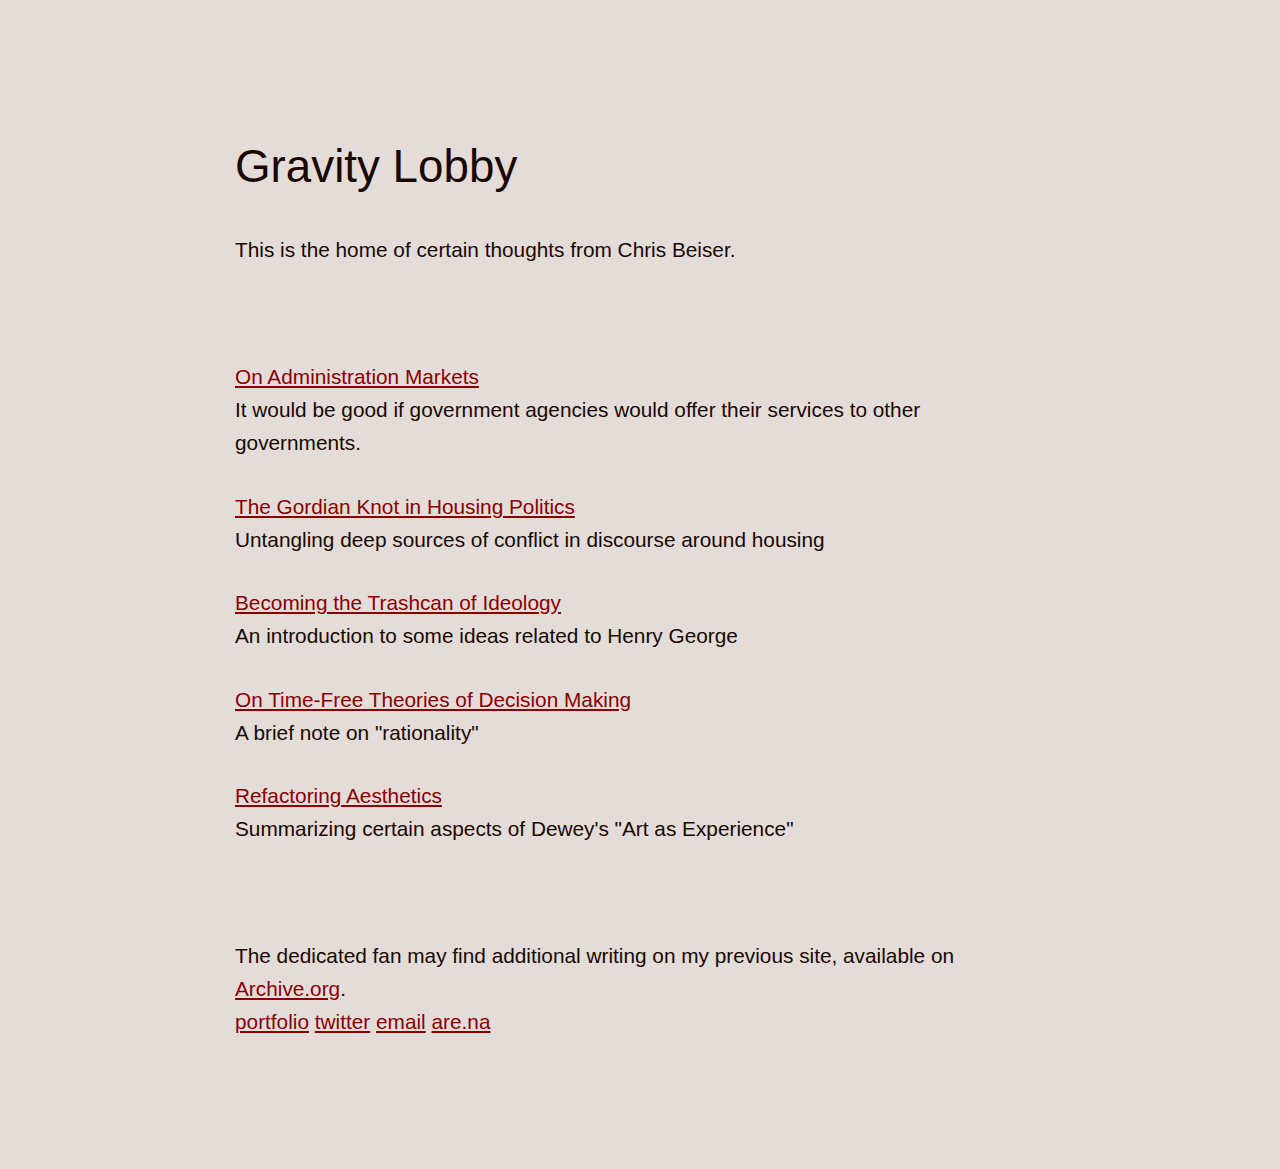
<file: index.html>
<html>
<head>
    <meta charset="utf-8">
    <title>Welcome to my personal website!</title>
    <link href="reset.css" rel="stylesheet" type="text/css">
    <link href="//cloud.webtype.com/css/16fc21a3-84ad-48a4-b2ab-80991b0393a0.css" rel="stylesheet" type="text/css" />
</head>
<body>
    <h1>Gravity Lobby</h1>
    <p>This is the home of certain thoughts from Chris Beiser.</p>
    <br/>

    <p><a href="/administrationmarkets.html">On Administration Markets</a><br/>It would be good if government agencies would offer their services to other governments.</p>
    <p><a href="/knot.html">The Gordian Knot in Housing Politics</a><br/>Untangling deep sources of conflict in discourse around housing</p>
    <p><a href="/trashcan.html">Becoming the Trashcan of Ideology</a><br/>An introduction to some ideas related to Henry George</p>
    <p><a href="/decisions.html">On Time-Free Theories of Decision Making</a><br/>A brief note on "rationality"</p>
    <p><a href="/dewey.html">Refactoring Aesthetics</a><br/>Summarizing certain aspects of Dewey's "Art as Experience"</p>

    <br/>
    <p>The dedicated fan may find additional writing on my previous site, available on <a href="https://web.archive.org/web/20171213040952/http://cbeiser.me/">Archive.org</a>.
    <br/>
      <a href="http://whydontyoulove.me">portfolio</a>
      <a href="https://www.twitter.com/ctbeiser">twitter</a>
      <a href="mailto:ctbeiser@gmail.com">email</a>
      <a href="http://are.na/chris-beiser">are.na</a>

</body>
</html>
</file>
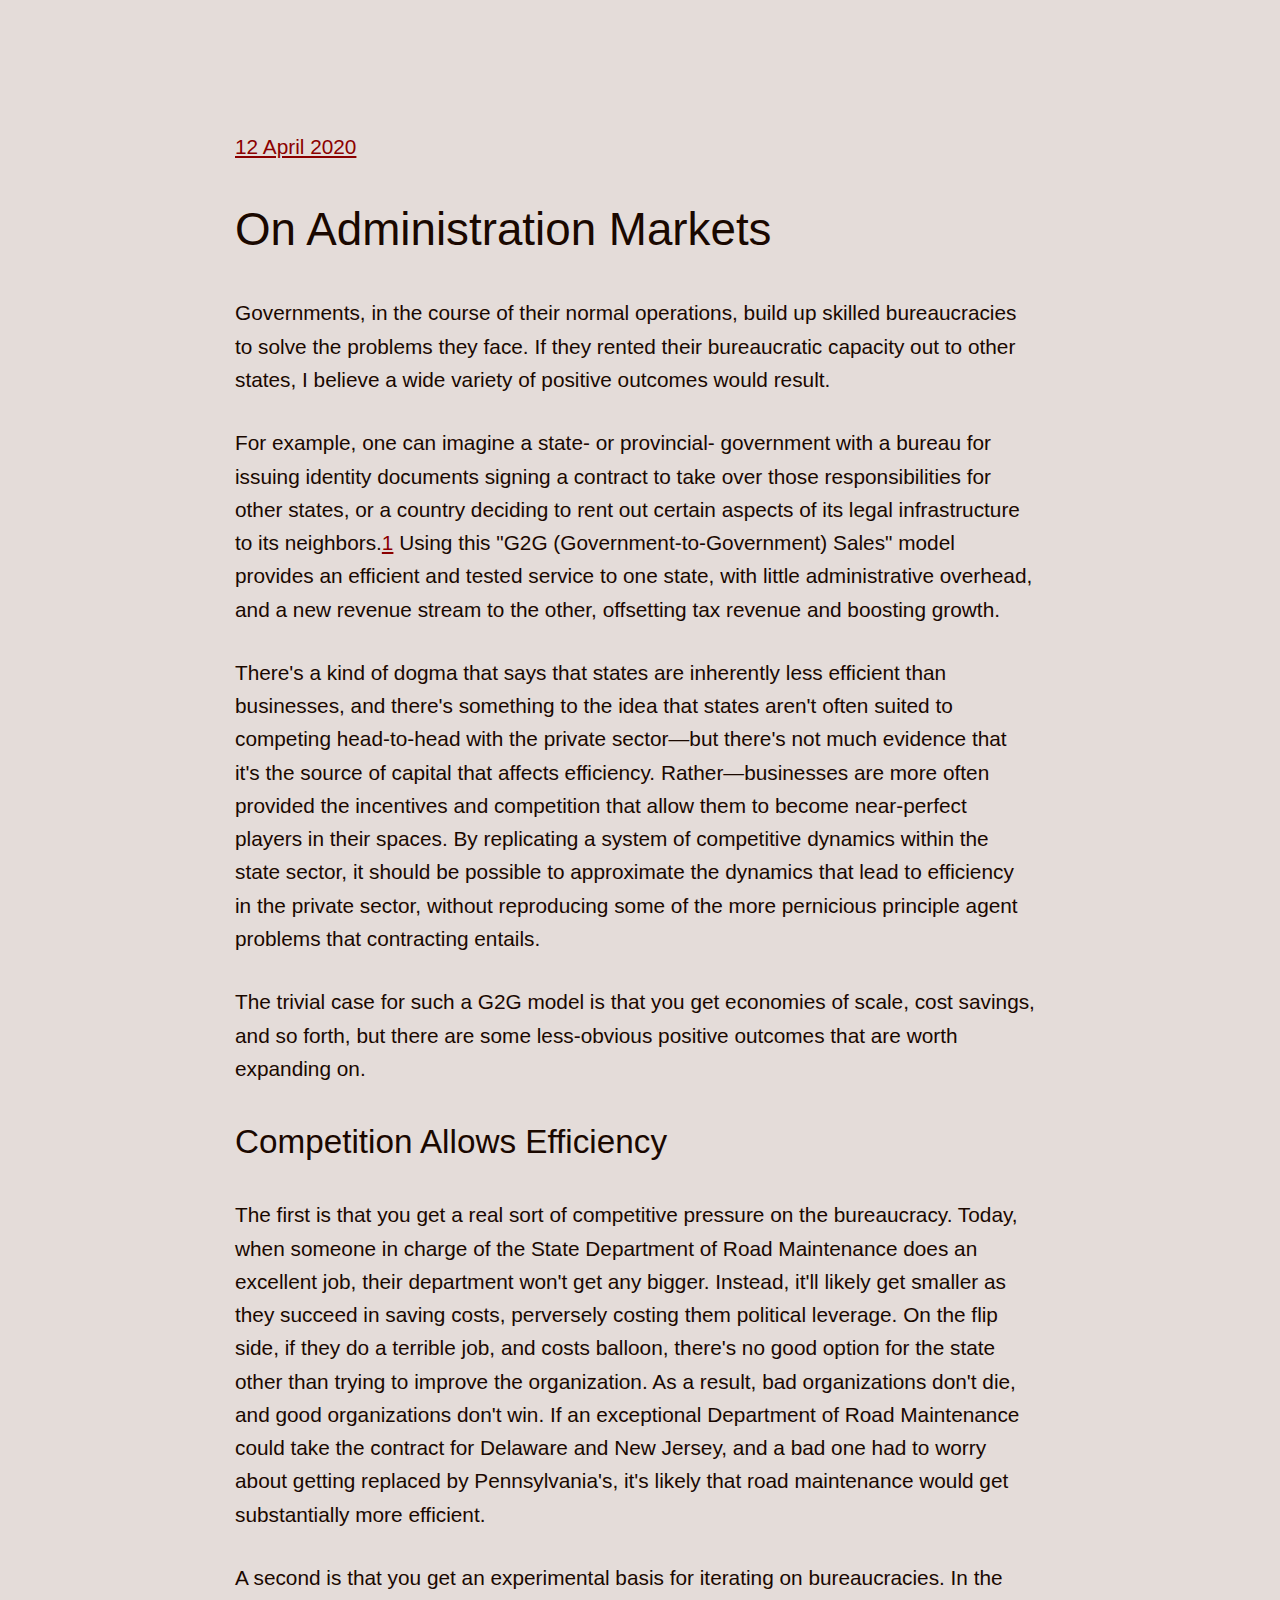
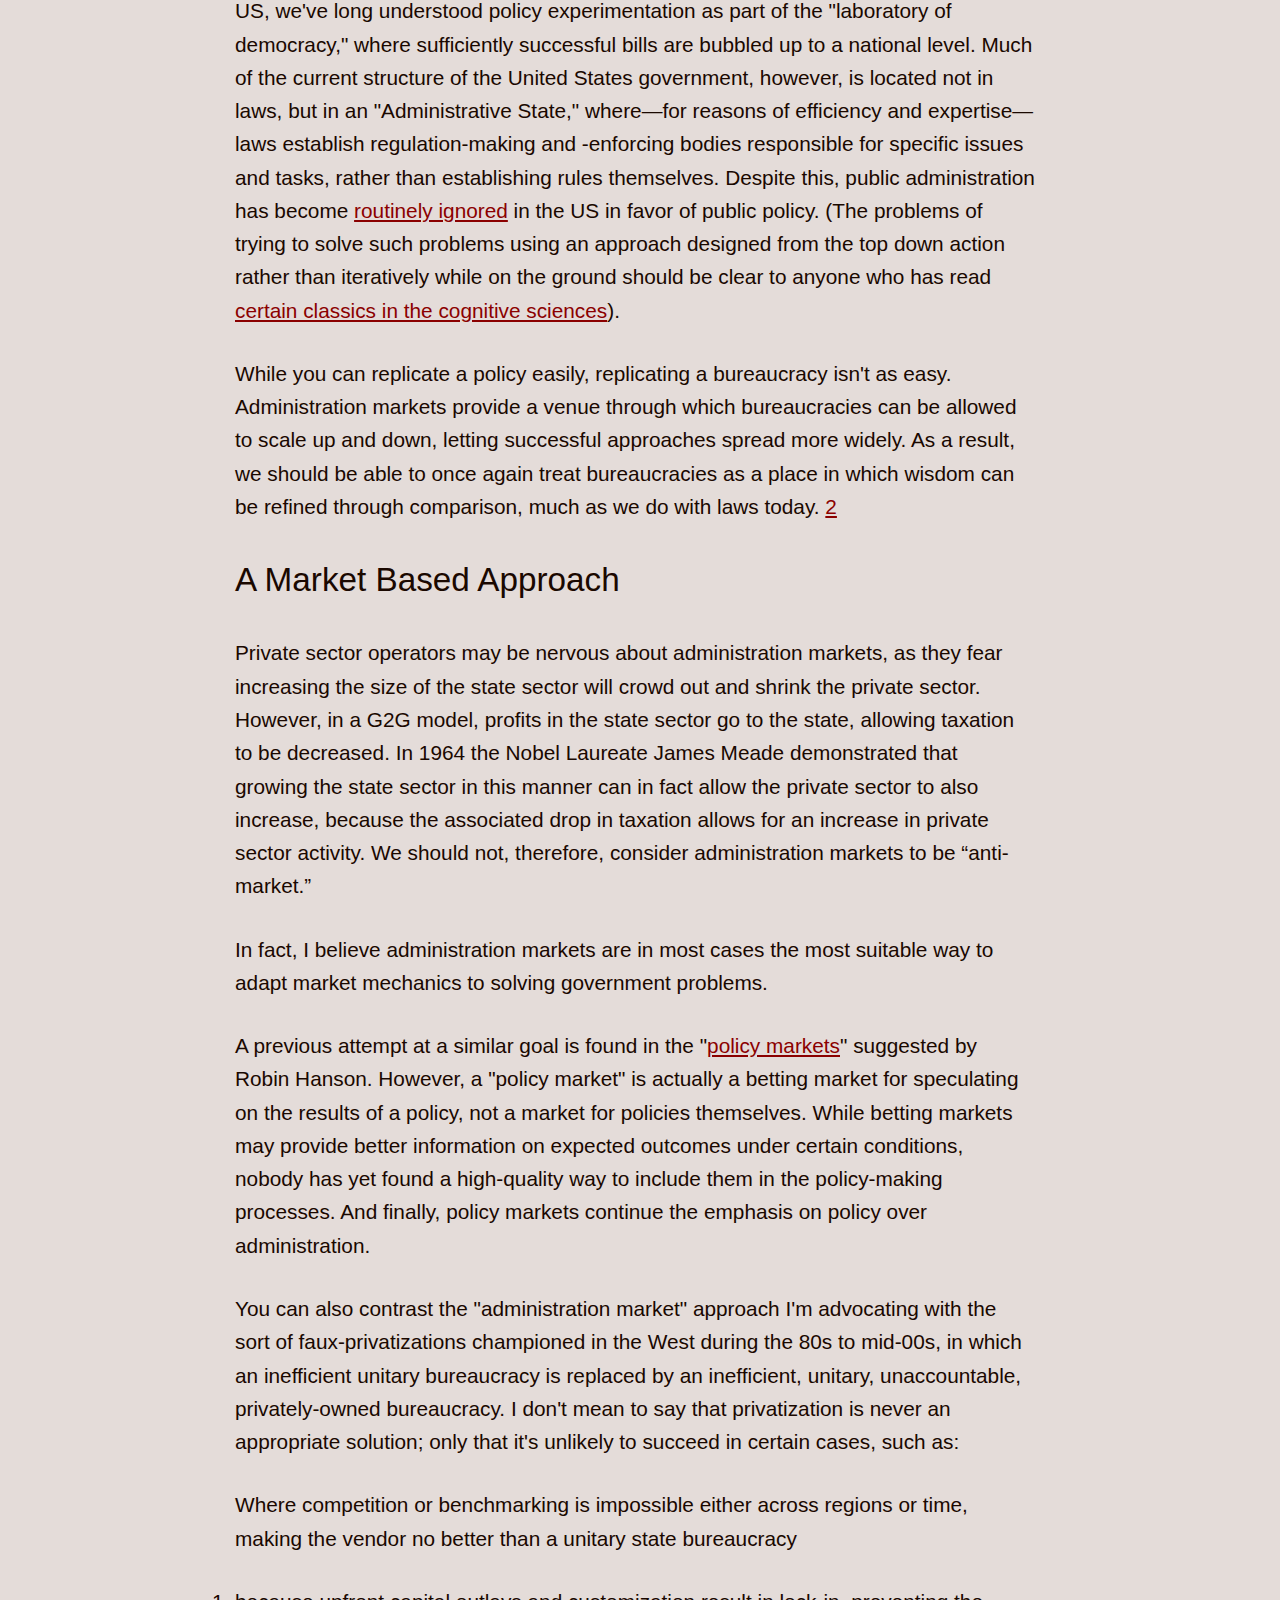
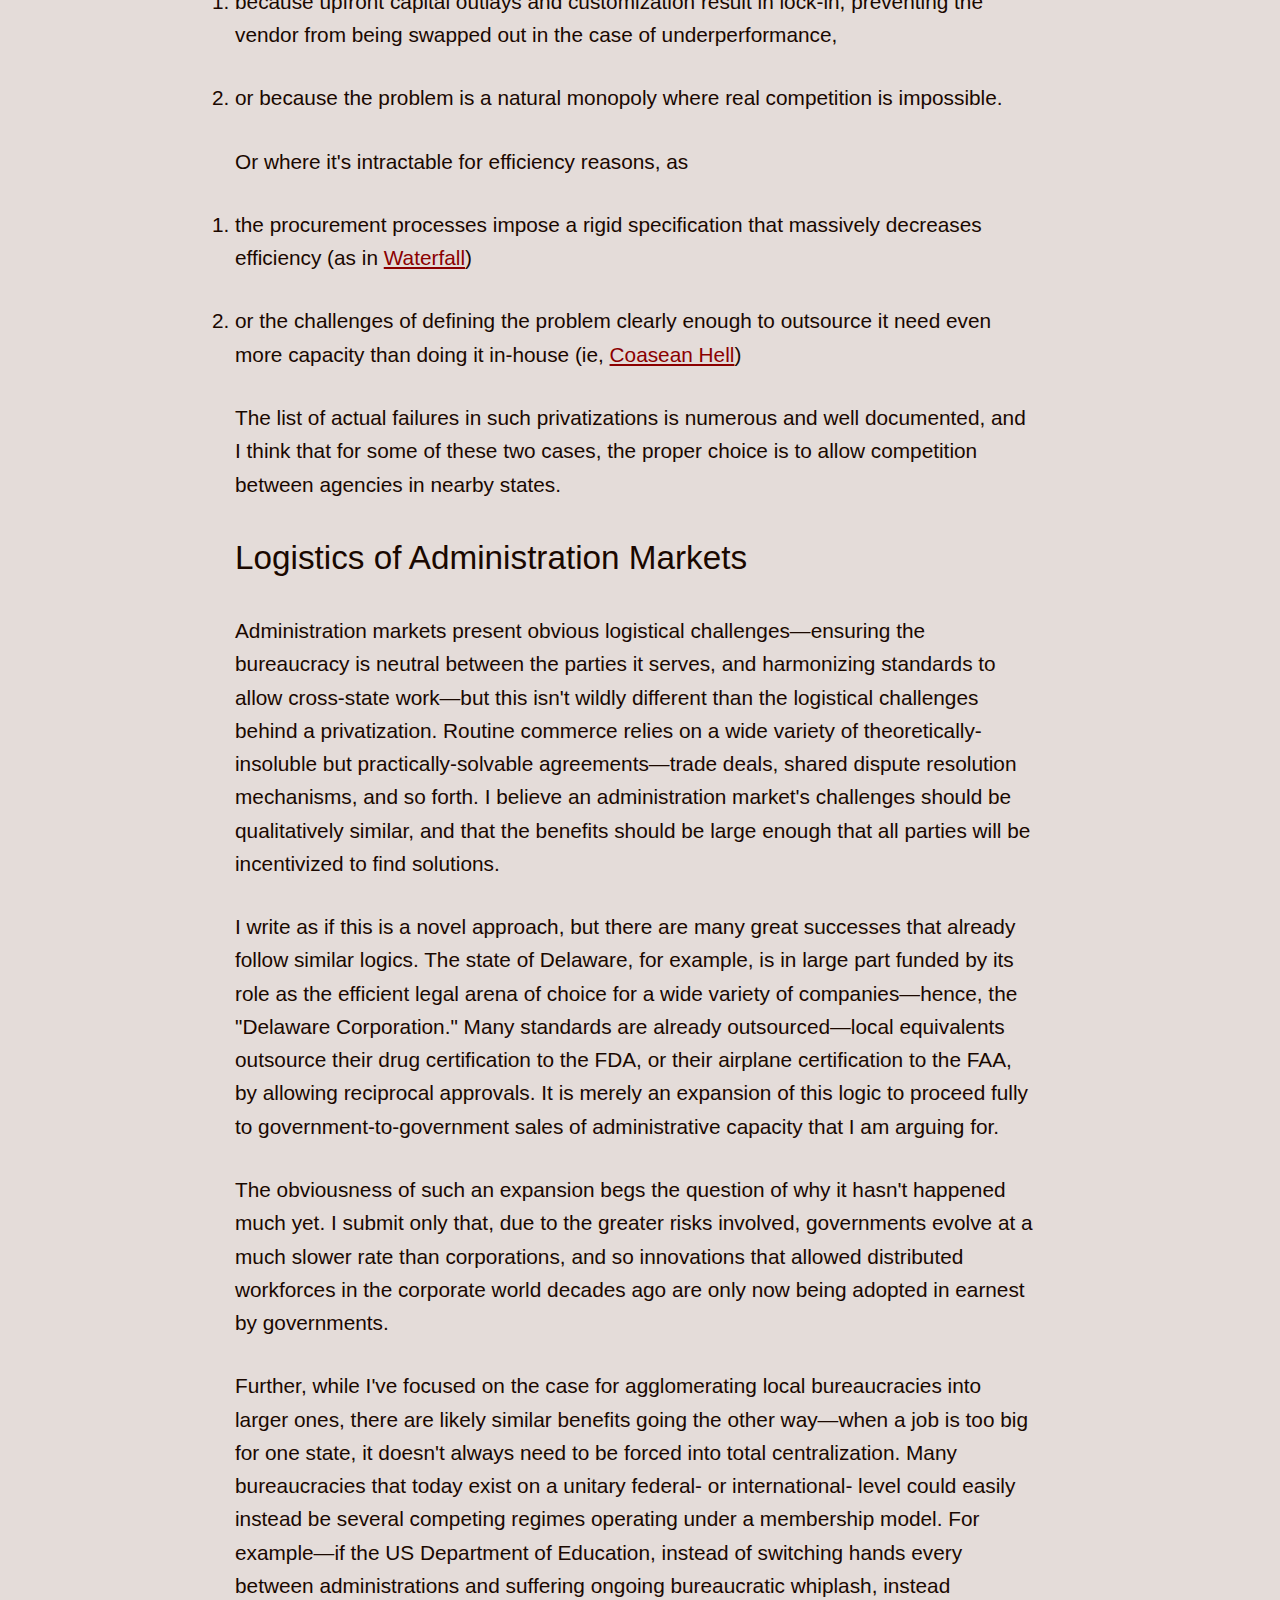
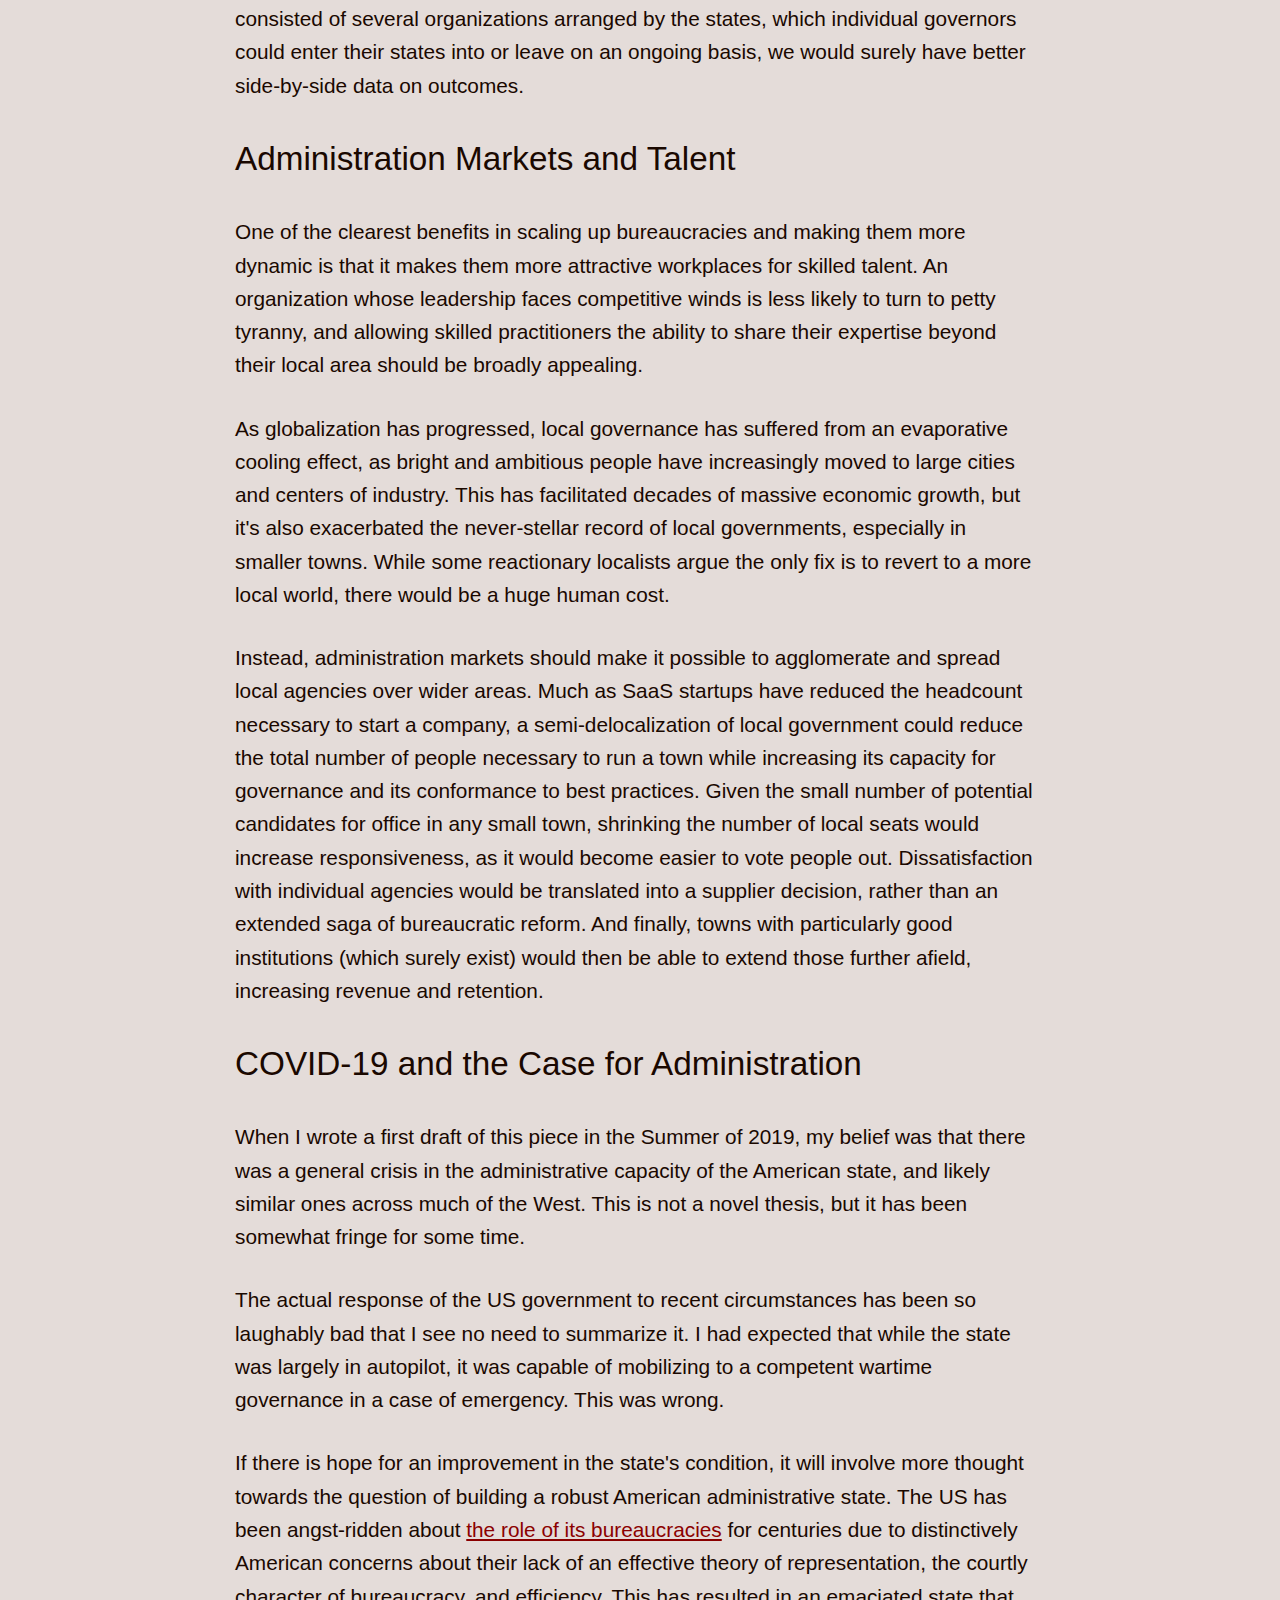
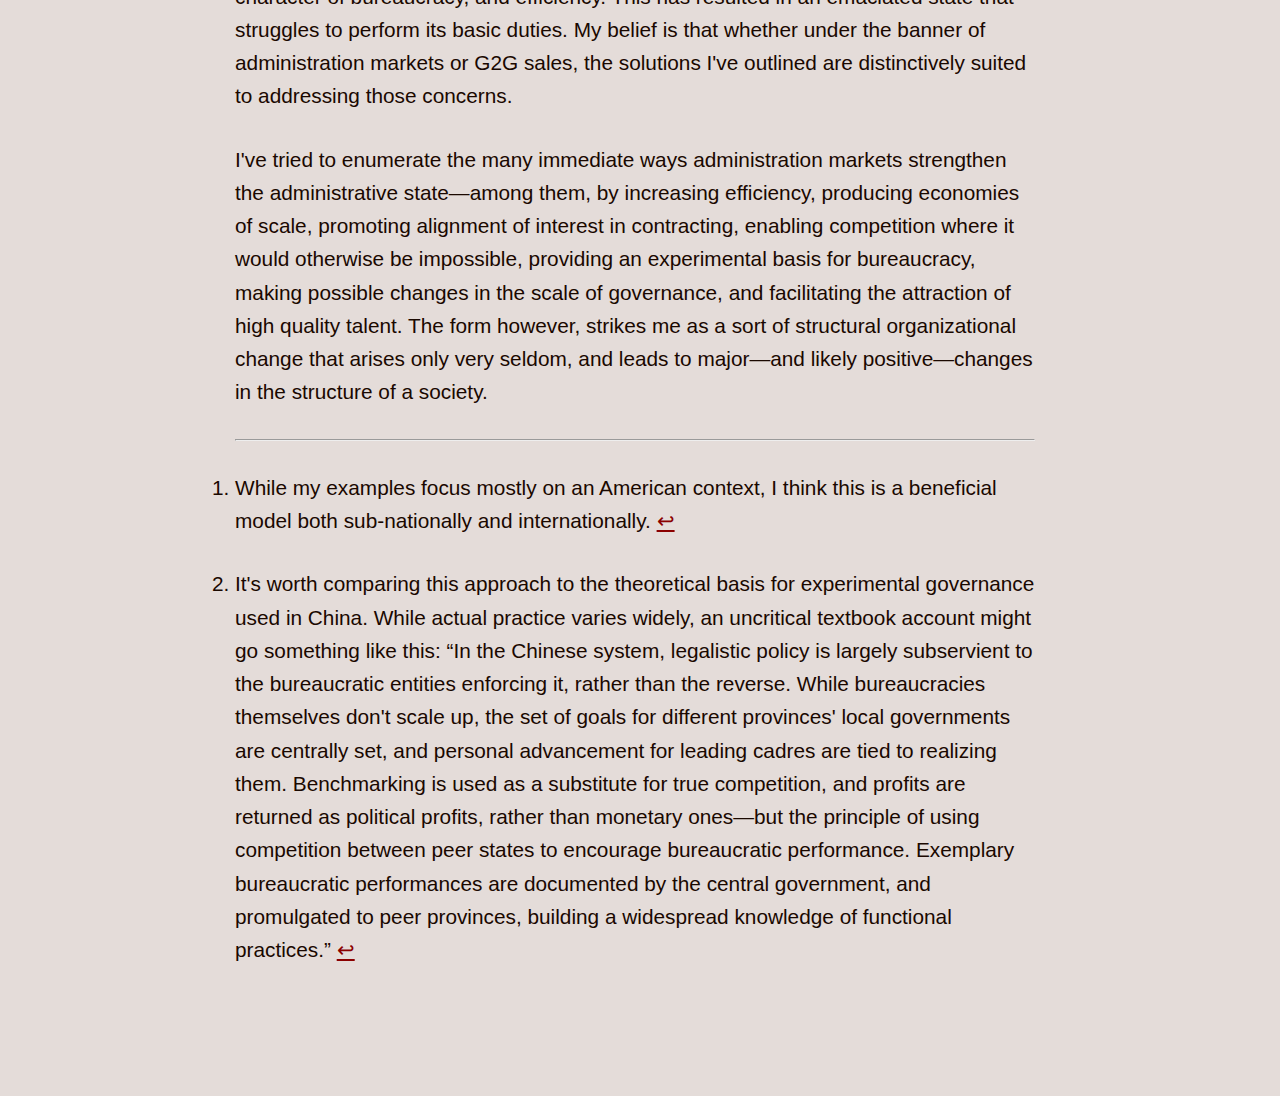
<file: administrationmarkets.html>
<html>
<head>
    <meta charset="UTF-8">
    <title>On Administration Markets</title>
    <meta name="description" content="It would be good if government agencies would offer their services to other governments.">
    <meta property="og:title" content="On Administration Markets">
    <meta property="og:description" content="It would be good if government agencies would offer their services to other governments.">
    <meta property="og:type" content="article">
    <link href="reset.css" rel="stylesheet" type="text/css">
    <link href="//cloud.webtype.com/css/16fc21a3-84ad-48a4-b2ab-80991b0393a0.css" rel="stylesheet" type="text/css" />
</head>
<body>
<div id=container>
<h6><a href="/">12 April 2020</a></h6>
<h1>On Administration Markets</h1>
<!--blurb: It would be good if government agencies would offer their services to other governments.-->

<p>Governments, in the course of their normal operations, build up skilled bureaucracies to solve the problems they face. If they rented their bureaucratic capacity out to other states, I believe a wide variety of positive outcomes would result.</p>
<p>For example, one can imagine a state- or provincial- government with a bureau for issuing identity documents signing a contract to take over those responsibilities for other states, or a country deciding to rent out certain aspects of its legal infrastructure to its neighbors.<sup id="fnref:1"><a class="footnote-ref" href="#fn:1">1</a></sup> Using this "G2G (Government-to-Government) Sales" model provides an efficient and tested service to one state, with little administrative overhead, and a new revenue stream to the other, offsetting tax revenue and boosting growth.</p>
<p>There's a kind of dogma that says that states are inherently less efficient than businesses, and there's something to the idea that states aren't often suited to competing head-to-head with the private sector—but there's not much evidence that it's the source of capital that affects efficiency. Rather—businesses are more often provided the incentives and competition that allow them to become near-perfect players in their spaces. By replicating a system of competitive dynamics within the state sector, it should be possible to approximate the dynamics that lead to efficiency in the private sector, without reproducing some of the more pernicious principle agent problems that contracting entails.</p>
<p>The trivial case for such a G2G model is that you get economies of scale, cost savings, and so forth, but there are some less-obvious positive outcomes that are worth expanding on.</p>
<h2>Competition Allows Efficiency</h2>
<p>The first is that you get a real sort of competitive pressure on the bureaucracy. Today, when someone in charge of the State Department of Road Maintenance does an excellent job, their department won't get any bigger. Instead, it'll likely get smaller as they succeed in saving costs, perversely costing them political leverage. On the flip side, if they do a terrible job, and costs balloon, there's no good option for the state other than trying to improve the organization. As a result, bad organizations don't die, and good organizations don't win. If an exceptional Department of Road Maintenance could take the contract for Delaware and New Jersey, and a bad one had to worry about getting replaced by Pennsylvania's, it's likely that road maintenance would get substantially more efficient.</p>
<p>A second is that you get an experimental basis for iterating on bureaucracies. In the US, we've long understood policy experimentation as part of the "laboratory of democracy," where sufficiently successful bills are bubbled up to a national level. Much of the current structure of the United States government, however, is located not in laws, but in an "Administrative State," where—for reasons of efficiency and expertise—laws establish regulation-making and -enforcing bodies responsible for specific issues and tasks, rather than establishing rules themselves. Despite this, public administration has become <a href="https://www.the-american-interest.com/2018/08/13/the-decline-of-american-public-administration/">routinely ignored</a> in the US in favor of public policy. (The problems of trying to solve such problems using an approach designed from the top down action rather than iteratively while on the ground should be clear to anyone who has read <a href="https://meaningness.com/further-reading#Suchman">certain classics in the cognitive sciences</a>).</p>
<p>While you can replicate a policy easily, replicating a bureaucracy isn't as easy. Administration markets provide a venue through which bureaucracies can be allowed to scale up and down, letting successful approaches spread more widely. As a result, we should be able to once again treat bureaucracies as a place in which wisdom can be refined through comparison, much as we do with laws today. <sup id="fnref:2"><a class="footnote-ref" href="#fn:2">2</a></sup></p>
<h2>A Market Based Approach</h2>
<p>Private sector operators may be nervous about administration markets, as they fear increasing the size of the state sector will crowd out and shrink the private sector. However, in a G2G model, profits in the state sector go to the state, allowing taxation to be decreased. In 1964 the Nobel Laureate James Meade demonstrated that growing the state sector in this manner can in fact allow the private sector to <em>also</em> increase, because the associated drop in taxation allows for an increase in private sector activity. We should not, therefore, consider administration markets to be “anti-market.”</p>
<p>In fact, I believe administration markets are in most cases the most suitable way to adapt market mechanics to solving government problems.</p>
<p>A previous attempt at a similar goal is found in the "<a href="https://mason.gmu.edu/~rhanson/policymarkets.html">policy markets</a>" suggested by Robin Hanson. However, a "policy market" is actually a betting market for speculating on the results of a policy, not a market for policies themselves. While betting markets may provide better information on expected outcomes under certain conditions, nobody has yet found a high-quality way to include them in the policy-making processes. And finally, policy markets continue the emphasis on policy over administration.</p>
<p>You can also contrast the "administration market" approach I'm advocating with the sort of faux-privatizations championed in the West during the 80s to mid-00s, in which an inefficient unitary bureaucracy is replaced by an inefficient, unitary, unaccountable, privately-owned bureaucracy. I don't mean to say that privatization is never an appropriate solution; only that it's unlikely to succeed in certain cases, such as:</p>
<p>Where competition or benchmarking is impossible either across regions or time, making the vendor no better than a unitary state bureaucracy </p>
<ul>
<li>because upfront capital outlays and customization result in lock-in, preventing the vendor from being swapped out in the case of underperformance,</li>
<li>or because the problem is a natural monopoly where real competition is impossible.</li>
</ul>
<p>Or where it's intractable for efficiency reasons, as</p>
<ul>
<li>the procurement processes impose a rigid specification that massively decreases efficiency (as in <a href="https://en.wikipedia.org/wiki/Waterfall_model">Waterfall</a>)</li>
<li>or the challenges of defining the problem clearly enough to outsource it need even more capacity than doing it in-house (ie, <a href="http://www.harrowell.org.uk/blog/2018/01/31/in-the-eternal-inferno-fiends-torment-ronald-coase-with-the-fate-of-his-ideas/">Coasean Hell</a>)</li>
</ul>
<p>The list of actual failures in such privatizations is numerous and well documented, and I think that for some of these two cases, the proper choice is to allow competition between agencies in nearby states.</p>
<h2>Logistics of Administration Markets</h2>
<p>Administration markets present obvious logistical challenges—ensuring the bureaucracy is neutral between the parties it serves, and harmonizing standards to allow cross-state work—but this isn't wildly different than the logistical challenges behind a privatization. Routine commerce relies on a wide variety of theoretically-insoluble but practically-solvable agreements—trade deals, shared dispute resolution mechanisms, and so forth. I believe an administration market's challenges should be qualitatively similar, and that the benefits should be large enough that all parties will be incentivized to find solutions.</p>
<p>I write as if this is a novel approach, but there are many great successes that already follow similar logics. The state of Delaware, for example, is in large part funded by its role as the efficient legal arena of choice for a wide variety of companies—hence, the "Delaware Corporation." Many standards are already outsourced—local equivalents outsource their drug certification to the FDA, or their airplane certification to the FAA, by allowing reciprocal approvals. It is merely an expansion of this logic to proceed fully to government-to-government sales of administrative capacity that I am arguing for. </p>
<p>The obviousness of such an expansion begs the question of why it hasn't happened much yet. I submit only that, due to the greater risks involved, governments evolve at a much slower rate than corporations, and so innovations that allowed distributed workforces in the corporate world decades ago are only now being adopted in earnest by governments.</p>
<p>Further, while I've focused on the case for agglomerating local bureaucracies into larger ones, there are likely similar benefits going the other way—when a job is too big for one state, it doesn't always need to be forced into total centralization. Many bureaucracies that today exist on a unitary federal- or international- level could easily instead be several competing regimes operating under a membership model. For example—if the US Department of Education, instead of switching hands every between administrations and suffering ongoing bureaucratic whiplash, instead consisted of several organizations arranged by the states, which individual governors could enter their states into or leave on an ongoing basis, we would surely have better side-by-side data on outcomes.</p>
<h2>Administration Markets and Talent</h2>
<p>One of the clearest benefits in scaling up bureaucracies and making them more dynamic is that it makes them more attractive workplaces for skilled talent. An organization whose leadership faces competitive winds is less likely to turn to petty tyranny, and allowing skilled practitioners the ability to share their expertise beyond their local area should be broadly appealing.</p>
<p>As globalization has progressed, local governance has suffered from an evaporative cooling effect, as bright and ambitious people have increasingly moved to large cities and centers of industry. This has facilitated decades of massive economic growth, but it's also exacerbated the never-stellar record of local governments, especially in smaller towns. While some reactionary localists argue the only fix is to revert to a more local world, there would be a huge human cost.</p>
<p>Instead, administration markets should make it possible to agglomerate and spread local agencies over wider areas. Much as SaaS startups have reduced the headcount necessary to start a company, a semi-delocalization of local government could reduce the total number of people necessary to run a town while increasing its capacity for governance and its conformance to best practices. Given the small number of potential candidates for office in any small town, shrinking the number of local seats would increase responsiveness, as it would become easier to vote people out. Dissatisfaction with individual agencies would be translated into a supplier decision, rather than an extended saga of bureaucratic reform. And finally, towns with particularly good institutions (which surely exist) would then be able to extend those further afield, increasing revenue and retention.</p>
<h2>COVID-19 and the Case for Administration</h2>
<p>When I wrote a first draft of this piece in the Summer of 2019, my belief was that there was a general crisis in the administrative capacity of the American state, and likely similar ones across much of the West. This is not a novel thesis, but it has been somewhat fringe for some time. </p>
<p>The actual response of the US government to recent circumstances has been so laughably bad that I see no need to summarize it. I had expected that while the state was largely in autopilot, it was capable of mobilizing to a competent wartime governance in a case of emergency. This was wrong.</p>
<p>If there is hope for an improvement in the state's condition, it will involve more thought towards the question of building a robust American administrative state. The US has been angst-ridden about <a href="https://www.administrativelawmatters.com/blog/2016/12/13/laws-abnegation-by-adrian-vermeule/">the role of its bureaucracies</a> for centuries due to distinctively American concerns about their lack of an effective theory of representation, the courtly character of bureaucracy, and efficiency. This has resulted in an emaciated state that struggles to perform its basic duties. My belief is that whether under the banner of administration markets or G2G sales, the solutions I've outlined are distinctively suited to addressing those concerns.</p>
<p>I've tried to enumerate the many immediate ways administration markets strengthen the administrative state—among them, by increasing efficiency, producing economies of scale, promoting alignment of interest in contracting, enabling competition where it would otherwise be impossible, providing an experimental basis for bureaucracy, making possible changes in the scale of governance, and facilitating the attraction of high quality talent. The form however, strikes me as a sort of structural organizational change that arises only very seldom, and leads to major—and likely positive—changes in the structure of a society.</p>
<div class="footnote">
<hr />
<ol>
<li id="fn:1">
<p>While my examples focus mostly on an American context, I think this is a beneficial model both sub-nationally and internationally.&#160;<a class="footnote-backref" href="#fnref:1" title="Jump back to footnote 1 in the text">&#8617;</a></p>
</li>
<li id="fn:2">
<p>It's worth comparing this approach to the theoretical basis for experimental governance used in China. While actual practice varies widely, an uncritical textbook account might go something like this: “In the Chinese system, legalistic policy is largely subservient to the bureaucratic entities enforcing it, rather than the reverse. While bureaucracies themselves don't scale up, the set of goals for different provinces' local governments are centrally set, and personal advancement for leading cadres are tied to realizing them. Benchmarking is used as a substitute for true competition, and profits are returned as political profits, rather than monetary ones—but the principle of using competition between peer states to encourage bureaucratic performance. Exemplary bureaucratic performances are documented by the central government, and promulgated to peer provinces, building a widespread knowledge of functional practices.”&#160;<a class="footnote-backref" href="#fnref:2" title="Jump back to footnote 2 in the text">&#8617;</a></p>
</li>
</ol>
</div>
</div>
</body>
</html>
</file>
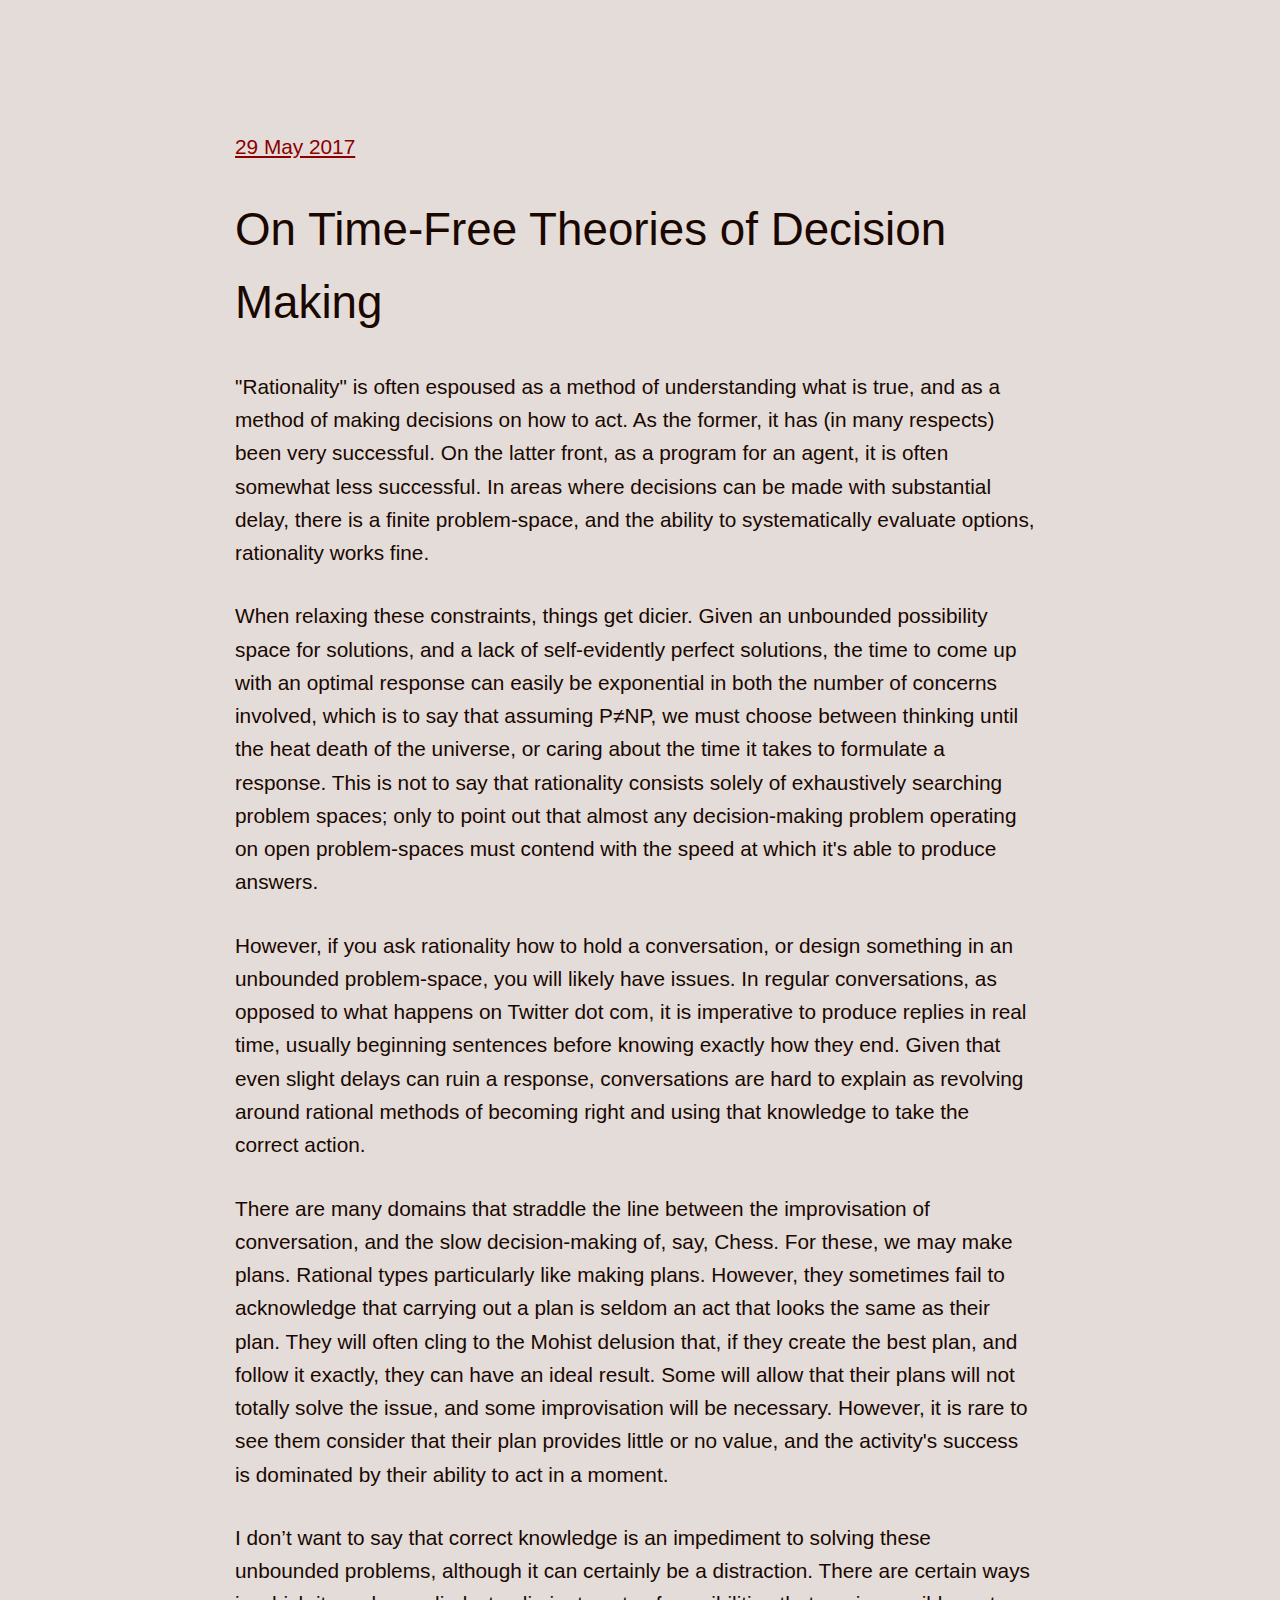
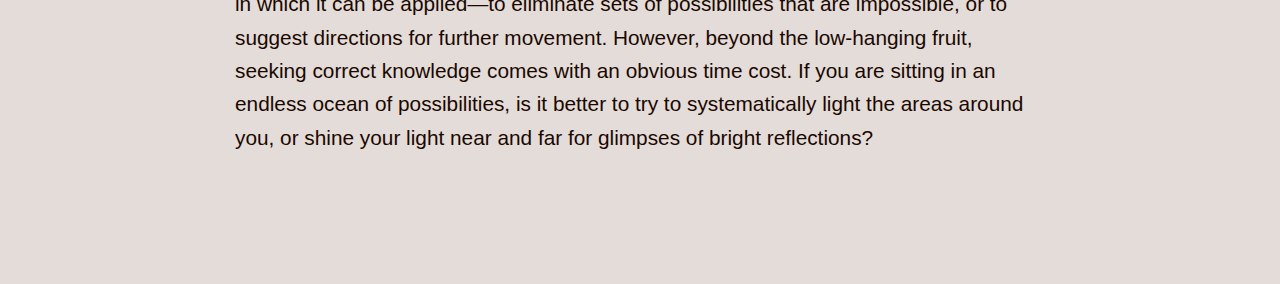
<file: decisions.html>
<html>
<head>
    <meta charset="UTF-8">
    <title>On Time-Free Theories of Decision Making</title>
    <meta name="description" content="A brief note on "rationality"">
    <meta property="og:title" content="On Time-Free Theories of Decision Making">
    <meta property="og:description" content="A brief note on "rationality"">
    <meta property="og:type" content="article">
    <link href="reset.css" rel="stylesheet" type="text/css">
    <link href="//cloud.webtype.com/css/16fc21a3-84ad-48a4-b2ab-80991b0393a0.css" rel="stylesheet" type="text/css" />
</head>
<body>
<div id=container>
<h6><a href="/">29 May 2017</a></h6>
<h1>On Time-Free Theories of Decision Making</h1>
<!--blurb: A brief note on "rationality"-->

<p>"Rationality" is often espoused as a method of understanding what is true, and as a method of making decisions on how to act. As the former, it has (in many respects) been very successful. On the latter front, as a program for an agent, it is often somewhat less successful. In areas where decisions can be made with substantial delay, there is a finite problem-space, and the ability to systematically evaluate options, rationality works fine.</p>
<p>When relaxing these constraints, things get dicier. Given an unbounded possibility space for solutions, and a lack of self-evidently perfect solutions, the time to come up with an optimal response can easily be exponential in both the number of concerns involved, which is to say that assuming P≠NP, we must choose between thinking until the heat death of the universe, or caring about the time it takes to formulate a response. This is not to say that rationality consists solely of exhaustively searching problem spaces; only to point out that almost any decision-making problem operating on open problem-spaces must contend with the speed at which it's able to produce answers.</p>
<p>However, if you ask rationality how to hold a conversation, or design something in an unbounded problem-space, you will likely have issues. In regular conversations, as opposed to what happens on Twitter dot com, it is imperative to produce replies in real time, usually beginning sentences before knowing exactly how they end. Given that even slight delays can ruin a response, conversations are hard to explain as revolving around rational methods of becoming right and using that knowledge to take the correct action.</p>
<p>There are many domains that straddle the line between the improvisation of conversation, and the slow decision-making of, say, Chess. For these, we may make plans. Rational types particularly like making plans. However, they sometimes fail to acknowledge that carrying out a plan is seldom an act that looks the same as their plan. They will often cling to the Mohist delusion that, if they create the best plan, and follow it exactly, they can have an ideal result. Some will allow that their plans will not totally solve the issue, and some improvisation will be necessary. However, it is rare to see them consider that their plan provides little or no value, and the activity's success is dominated by their ability to act in a moment.</p>
<p>I don’t want to say that correct knowledge is an impediment to solving these unbounded problems, although it can certainly be a distraction. There are certain ways in which it can be applied—to eliminate sets of possibilities that are impossible, or to suggest directions for further movement. However, beyond the low-hanging fruit, seeking correct knowledge comes with an obvious time cost. If you are sitting in an endless ocean of possibilities, is it better to try to systematically light the areas around you, or shine your light near and far for glimpses of bright reflections?</p>
</div>
</body>
</html>
</file>
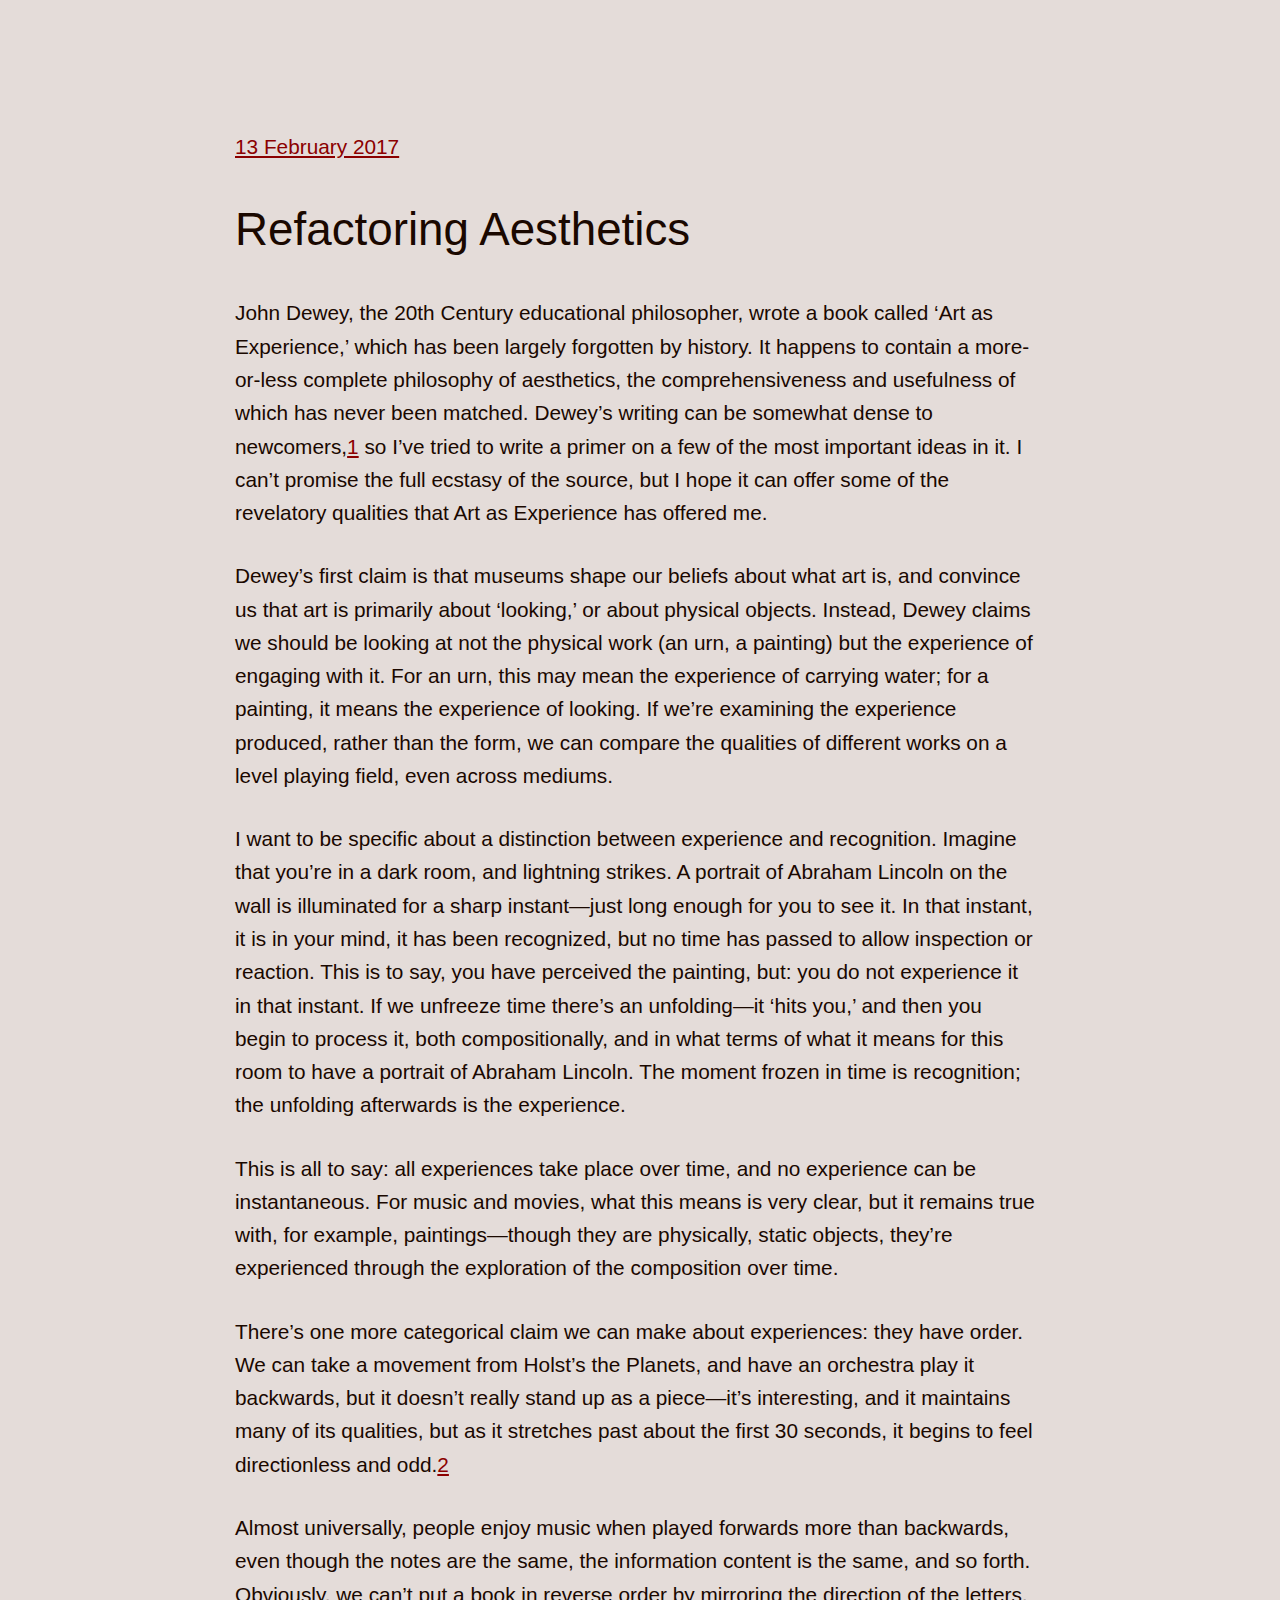
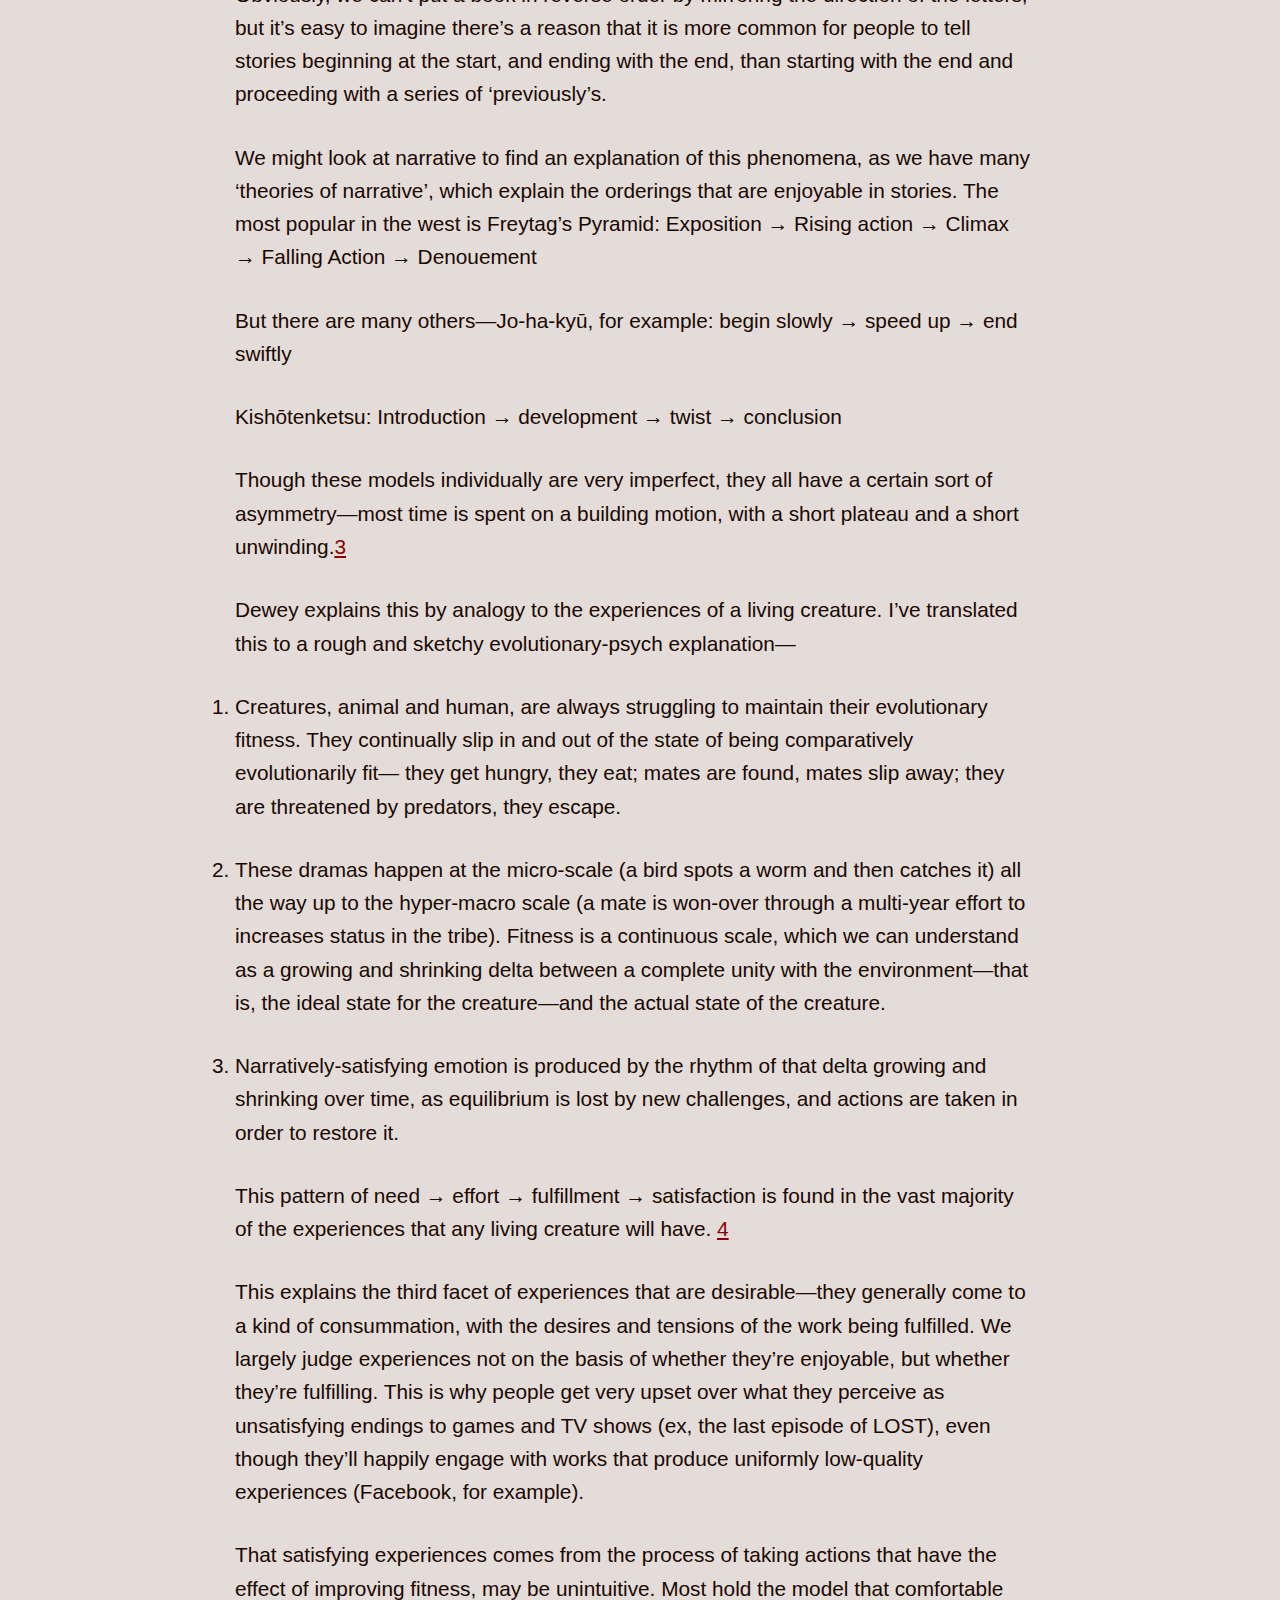
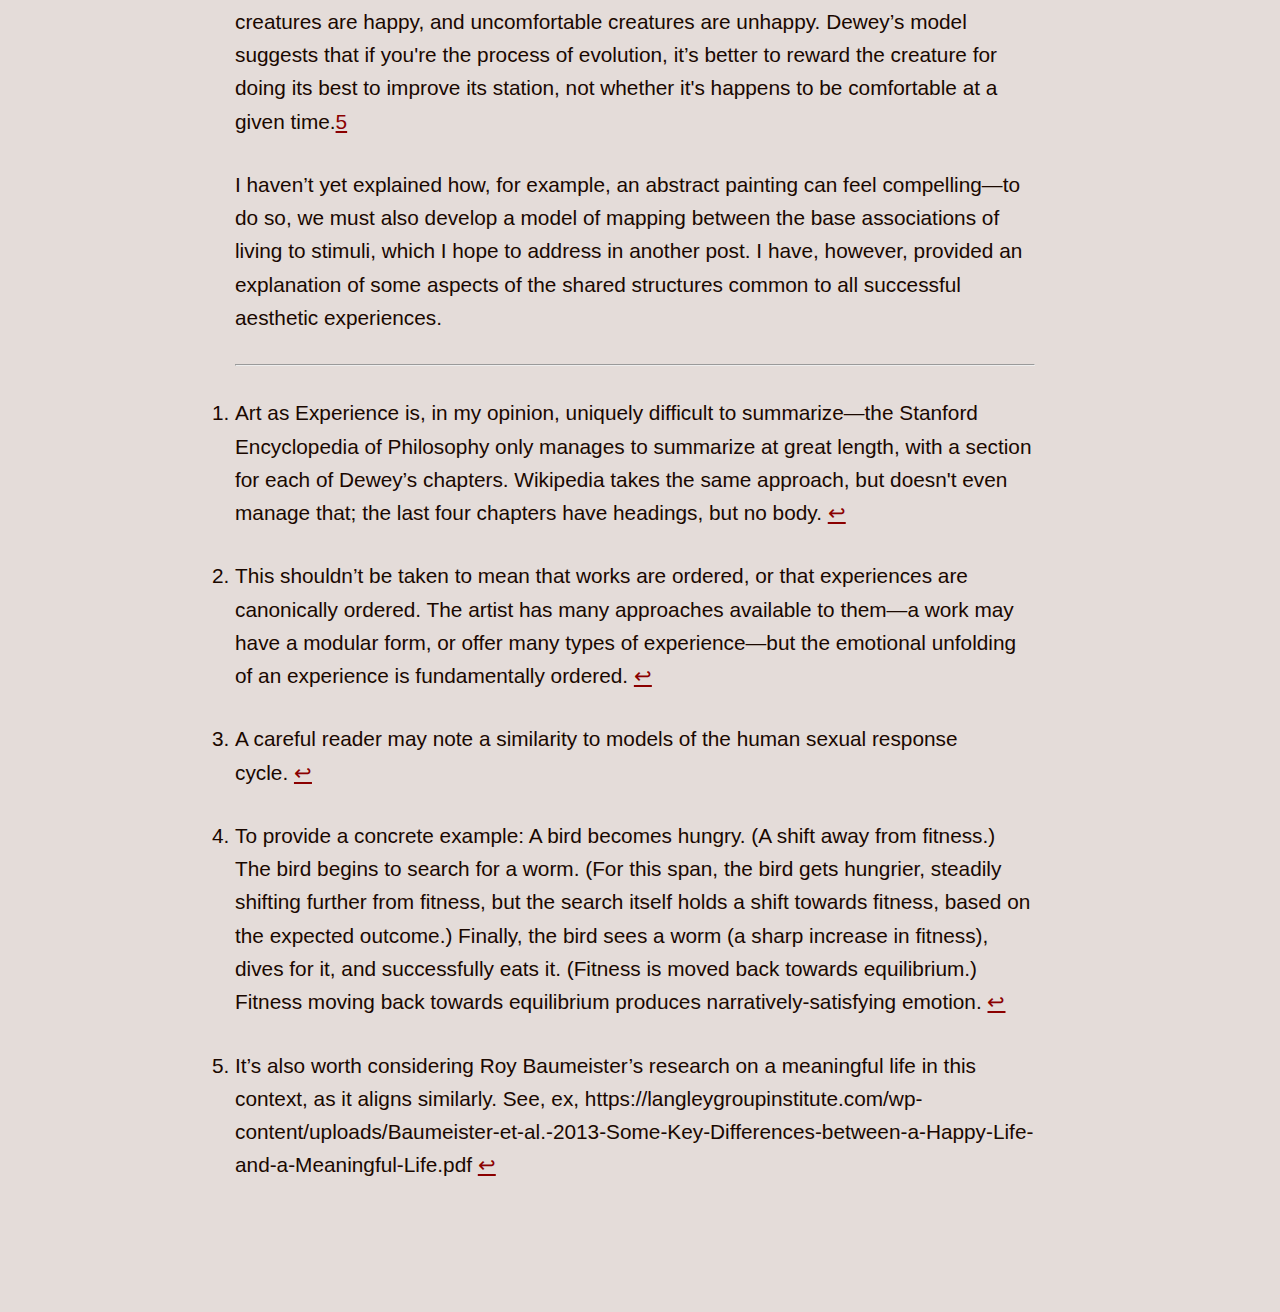
<file: dewey.html>
<html>
<head>
    <meta charset="UTF-8">
    <title>Refactoring Aesthetics</title>
    <meta name="description" content="Summarizing certain aspects of Dewey's "Art as Experience"">
    <meta property="og:title" content="Refactoring Aesthetics">
    <meta property="og:description" content="Summarizing certain aspects of Dewey's "Art as Experience"">
    <meta property="og:type" content="article">
    <link href="reset.css" rel="stylesheet" type="text/css">
    <link href="//cloud.webtype.com/css/16fc21a3-84ad-48a4-b2ab-80991b0393a0.css" rel="stylesheet" type="text/css" />
</head>
<body>
<div id=container>
<h6><a href="/">13 February 2017</a></h6>
<h1>Refactoring Aesthetics</h1>
<!--blurb: Summarizing certain aspects of Dewey's "Art as Experience"-->

<p>John Dewey, the 20th Century educational philosopher, wrote a book called ‘Art as Experience,’ which has been largely forgotten by history. It happens to contain a more-or-less complete philosophy of aesthetics, the comprehensiveness and usefulness of which has never been matched. Dewey’s writing can be somewhat dense to newcomers,<sup id="fnref:1"><a class="footnote-ref" href="#fn:1">1</a></sup> so I’ve tried to write a primer on a few of the most important ideas in it. I can’t promise the full ecstasy of the source, but I hope it can offer some of the revelatory qualities that Art as Experience has offered me.</p>
<p>Dewey’s first claim is that museums shape our beliefs about what art is, and convince us that art is primarily about ‘looking,’ or about physical objects. Instead, Dewey claims we should be looking at not the physical work (an urn, a painting) but the experience of engaging with it. For an urn, this may mean the experience of carrying water; for a painting, it means the experience of looking. If we’re examining the experience produced, rather than the form, we can compare the qualities of different works on a level playing field, even across mediums.</p>
<p>I want to be specific about a distinction between experience and recognition. Imagine that you’re in a dark room, and lightning strikes. A portrait of Abraham Lincoln on the wall is illuminated for a sharp instant—just long enough for you to see it. In that instant, it is in your mind, it has been recognized, but no time has passed to allow inspection or reaction. This is to say, you have perceived the painting, but: you do not experience it in that instant. If we unfreeze time there’s an unfolding—it ‘hits you,’ and then you begin to process it, both compositionally, and in what terms of what it means for this room to have a portrait of Abraham Lincoln. The moment frozen in time is recognition; the unfolding afterwards is the experience.</p>
<p>This is all to say: all experiences take place over time, and no experience can be instantaneous. For music and movies, what this means is very clear, but it remains true with, for example, paintings—though they are physically, static objects, they’re experienced through the exploration of the composition over time.</p>
<p>There’s one more categorical claim we can make about experiences: they have order. We can take a movement from Holst’s the Planets, and have an orchestra play it backwards, but it doesn’t really stand up as a piece—it’s interesting, and it maintains many of its qualities, but as it stretches past about the first 30 seconds, it begins to feel directionless and odd.<sup id="fnref:2"><a class="footnote-ref" href="#fn:2">2</a></sup></p>
<p>Almost universally, people enjoy music when played forwards more than backwards, even though the notes are the same, the information content is the same, and so forth. Obviously, we can’t put a book in reverse order by mirroring the direction of the letters, but it’s easy to imagine there’s a reason that it is more common for people to tell stories beginning at the start, and ending with the end, than starting with the end and proceeding with a series of ‘previously’s.</p>
<p>We might look at narrative to find an explanation of this phenomena, as we have many ‘theories of narrative’, which explain the orderings that are enjoyable in stories. The most popular in the west is Freytag’s Pyramid:
Exposition → Rising action → Climax → Falling Action → Denouement</p>
<p>But there are many others—Jo-ha-kyū, for example:
begin slowly → speed up → end swiftly</p>
<p>Kishōtenketsu:
Introduction → development → twist → conclusion</p>
<p>Though these models individually are very imperfect, they all have a certain sort of asymmetry—most time is spent on a building motion, with a short plateau and a short unwinding.<sup id="fnref:3"><a class="footnote-ref" href="#fn:3">3</a></sup></p>
<p>Dewey explains this by analogy to the experiences of a living creature. I’ve translated this to a rough and sketchy evolutionary-psych explanation—</p>
<ol>
<li>Creatures, animal and human, are always struggling to maintain their evolutionary fitness. They continually slip in and out of the state of being comparatively evolutionarily fit— they get hungry, they eat; mates are found, mates slip away; they are threatened by predators, they escape.</li>
<li>These dramas happen at the micro-scale (a bird spots a worm and then catches it) all the way up to the hyper-macro scale (a mate is won-over through a multi-year effort to increases status in the tribe). Fitness is a continuous scale, which we can understand as a growing and shrinking delta between a complete unity with the environment—that is, the ideal state for the creature—and the actual state of the creature.</li>
<li>Narratively-satisfying emotion is produced by the rhythm of that delta growing and shrinking over time, as equilibrium is lost by new challenges, and actions are taken in order to restore it.</li>
</ol>
<p>This pattern of need → effort → fulfillment → satisfaction is found in the vast majority of the experiences that any living creature will have. <sup id="fnref:4"><a class="footnote-ref" href="#fn:4">4</a></sup></p>
<p>This explains the third facet of experiences that are desirable—they generally come to a kind of consummation, with the desires and tensions of the work being fulfilled. We largely judge experiences not on the basis of whether they’re enjoyable, but whether they’re fulfilling. This is why people get very upset over what they perceive as unsatisfying endings to games and TV shows (ex, the last episode of LOST), even though they’ll happily engage with works that produce uniformly low-quality experiences (Facebook, for example).</p>
<p>That satisfying experiences comes from the process of taking actions that have the effect of improving fitness, may be unintuitive. Most hold the model that comfortable creatures are happy, and uncomfortable creatures are unhappy. Dewey’s model suggests that if you're the process of evolution, it’s better to reward the creature for doing its best to improve its station, not whether it's happens to be comfortable at a given time.<sup id="fnref:5"><a class="footnote-ref" href="#fn:5">5</a></sup></p>
<p>I haven’t yet explained how, for example, an abstract painting can feel compelling—to do so, we must also develop a model of mapping between the base associations of living to stimuli, which I hope to address in another post. I have, however, provided an explanation of some aspects of the shared structures common to all successful aesthetic experiences.</p>
<div class="footnote">
<hr />
<ol>
<li id="fn:1">
<p>Art as Experience is, in my opinion, uniquely difficult to summarize—the Stanford Encyclopedia of Philosophy only manages to summarize at great length, with a section for each of Dewey’s chapters. Wikipedia takes the same approach, but doesn't even manage that; the last four chapters have headings, but no body.&#160;<a class="footnote-backref" href="#fnref:1" title="Jump back to footnote 1 in the text">&#8617;</a></p>
</li>
<li id="fn:2">
<p>This shouldn’t be taken to mean that works are ordered, or that experiences are canonically ordered. The artist has many approaches available to them—a work may have a modular form, or offer many types of experience—but the emotional unfolding of an experience is fundamentally ordered.&#160;<a class="footnote-backref" href="#fnref:2" title="Jump back to footnote 2 in the text">&#8617;</a></p>
</li>
<li id="fn:3">
<p>A careful reader may note a similarity to models of the human sexual response cycle.&#160;<a class="footnote-backref" href="#fnref:3" title="Jump back to footnote 3 in the text">&#8617;</a></p>
</li>
<li id="fn:4">
<p>To provide a concrete example: A bird becomes hungry. (A shift away from fitness.) The bird begins to search for a worm. (For this span, the bird gets hungrier, steadily shifting further from fitness, but the search itself holds a shift towards fitness, based on the expected outcome.) Finally, the bird sees a worm (a sharp increase in fitness), dives for it, and successfully eats it. (Fitness is moved back towards equilibrium.) Fitness moving back towards equilibrium produces narratively-satisfying emotion.&#160;<a class="footnote-backref" href="#fnref:4" title="Jump back to footnote 4 in the text">&#8617;</a></p>
</li>
<li id="fn:5">
<p>It’s also worth considering Roy Baumeister’s research on a meaningful life in this context, as it aligns similarly. See, ex, https://langleygroupinstitute.com/wp-content/uploads/Baumeister-et-al.-2013-Some-Key-Differences-between-a-Happy-Life-and-a-Meaningful-Life.pdf&#160;<a class="footnote-backref" href="#fnref:5" title="Jump back to footnote 5 in the text">&#8617;</a></p>
</li>
</ol>
</div>
</div>
</body>
</html>
</file>
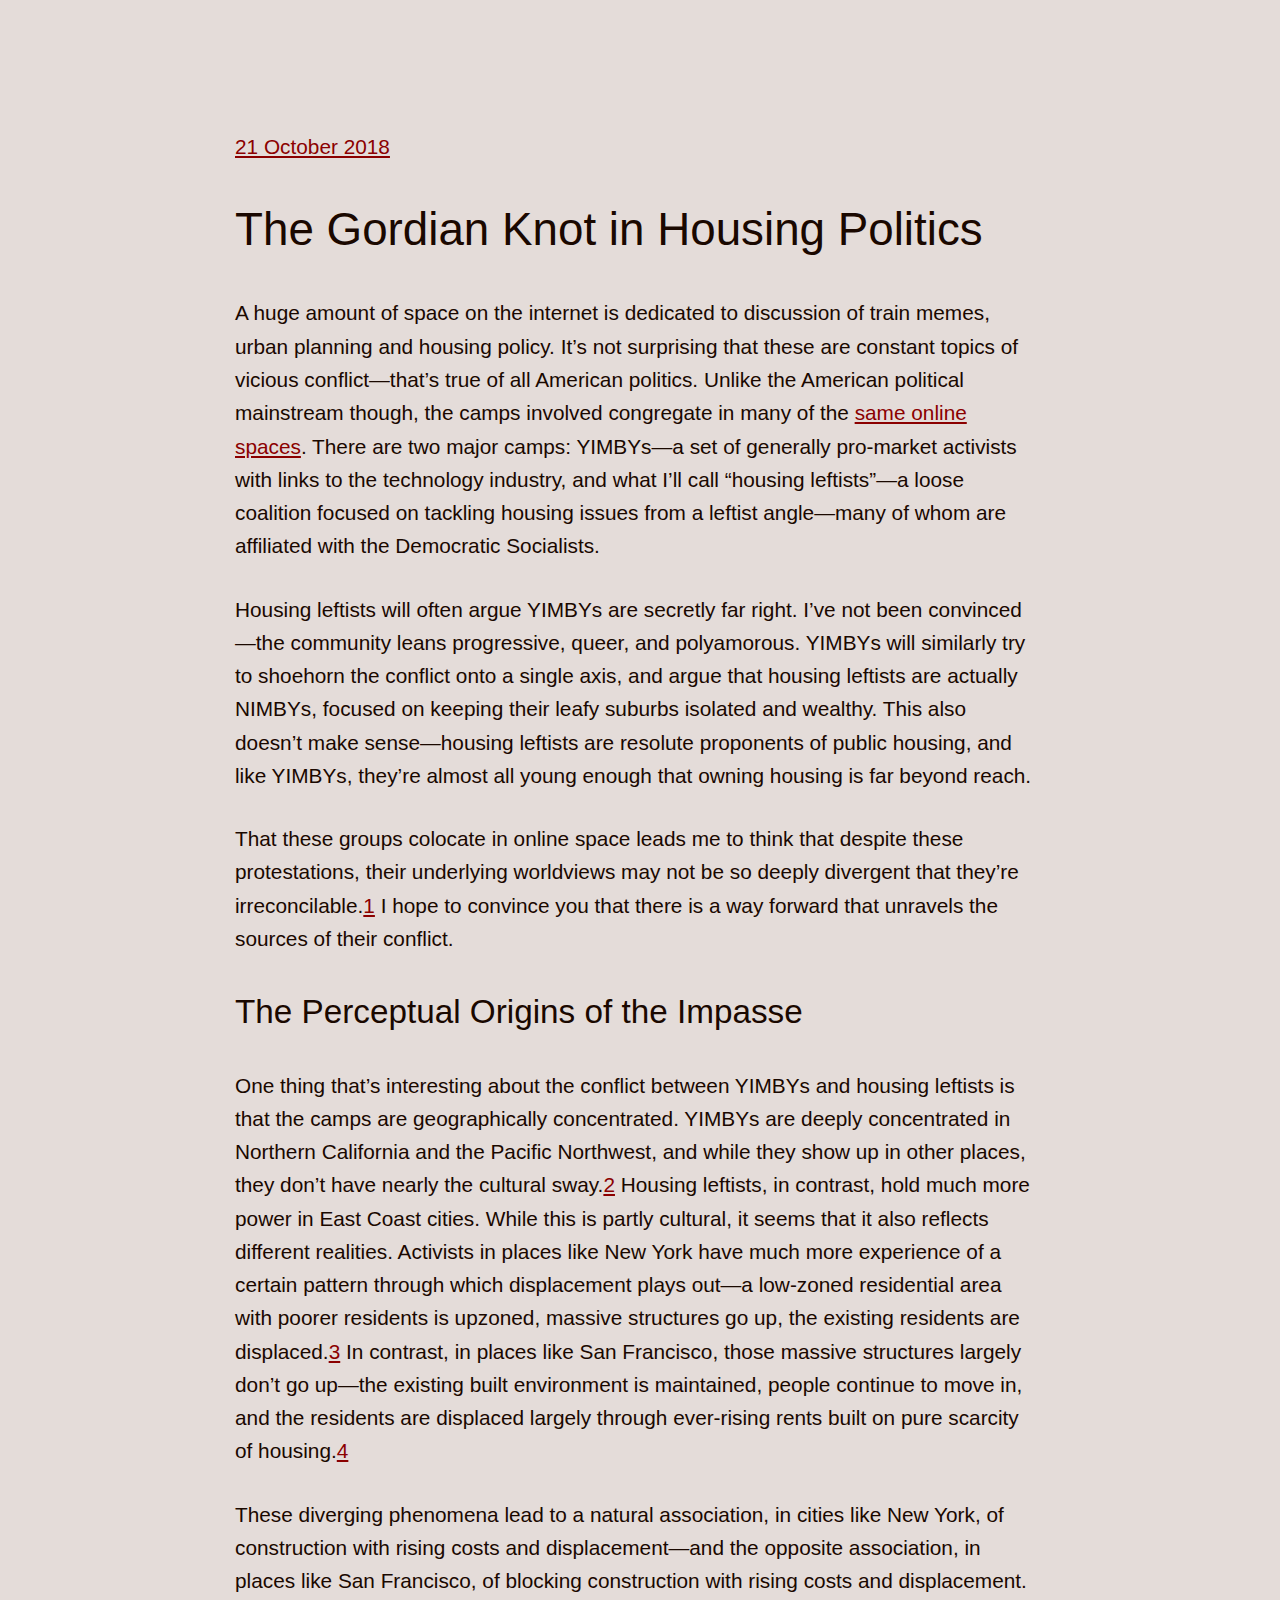
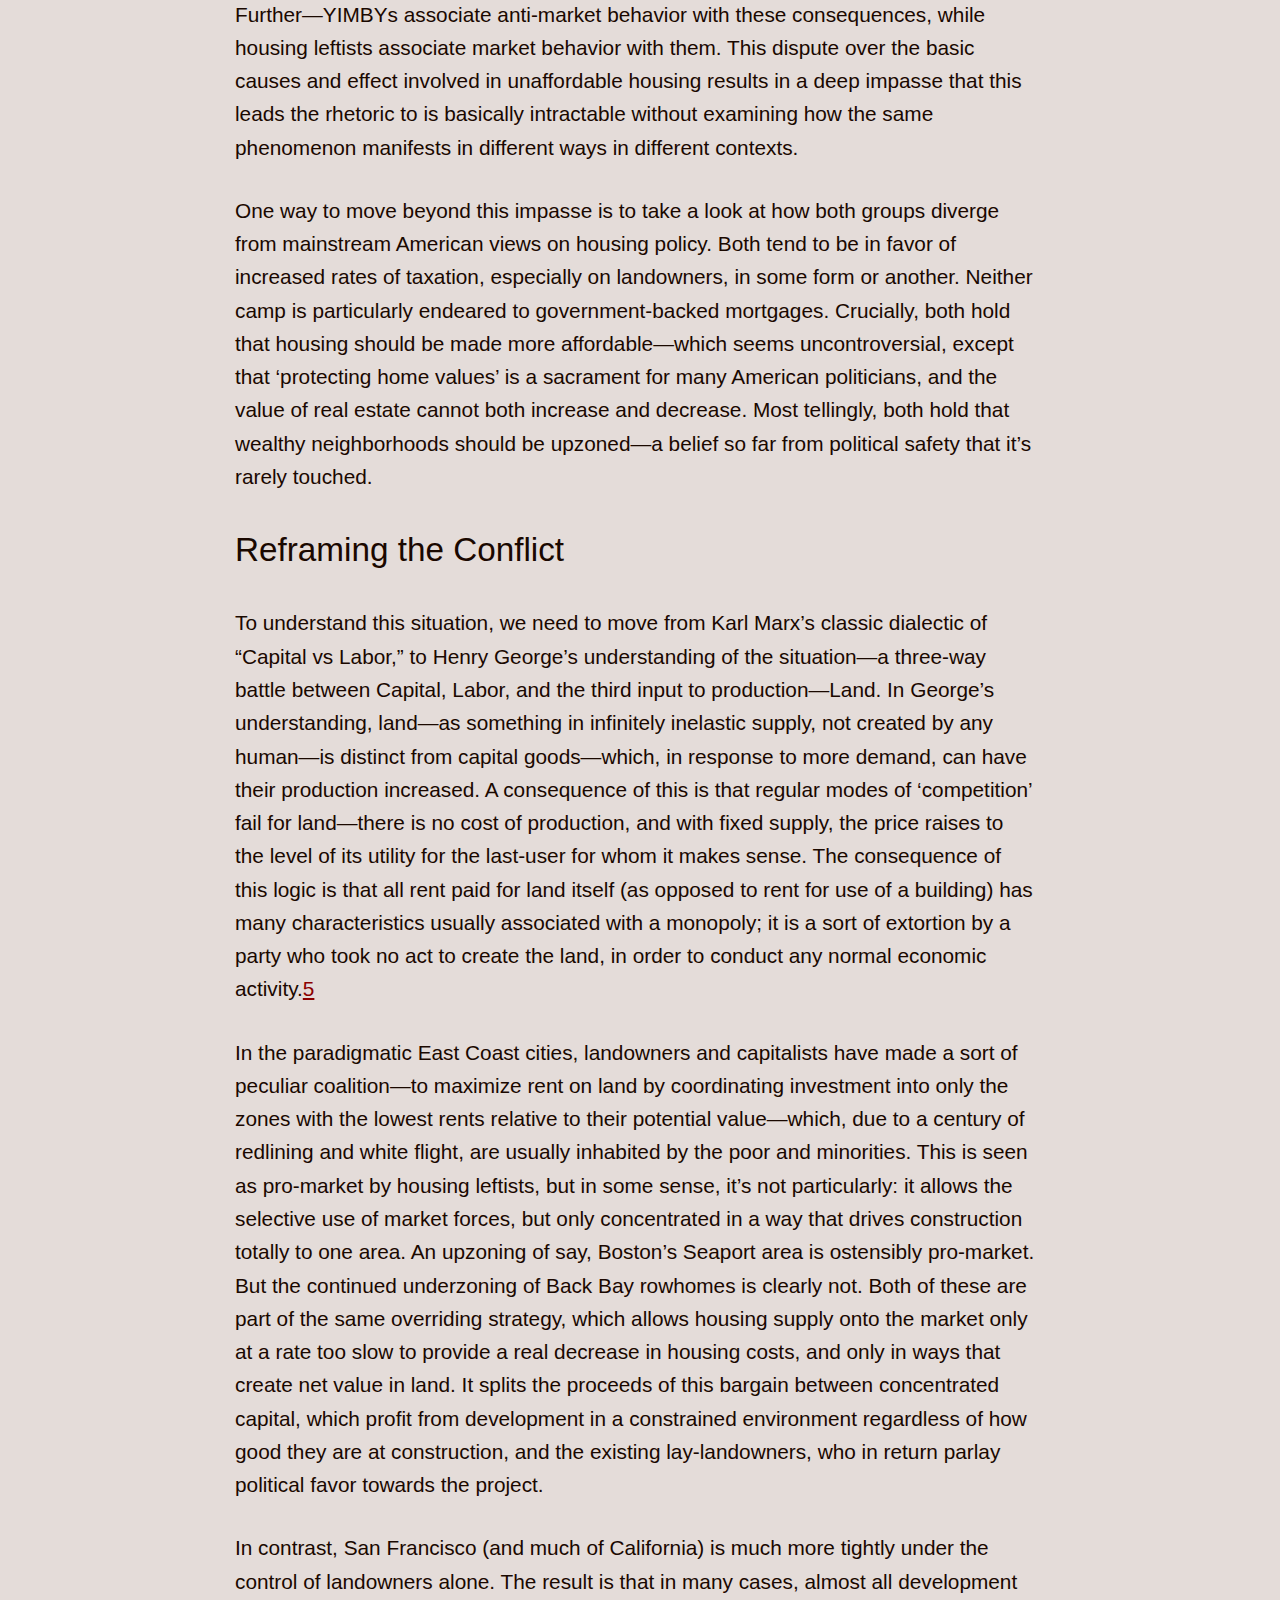
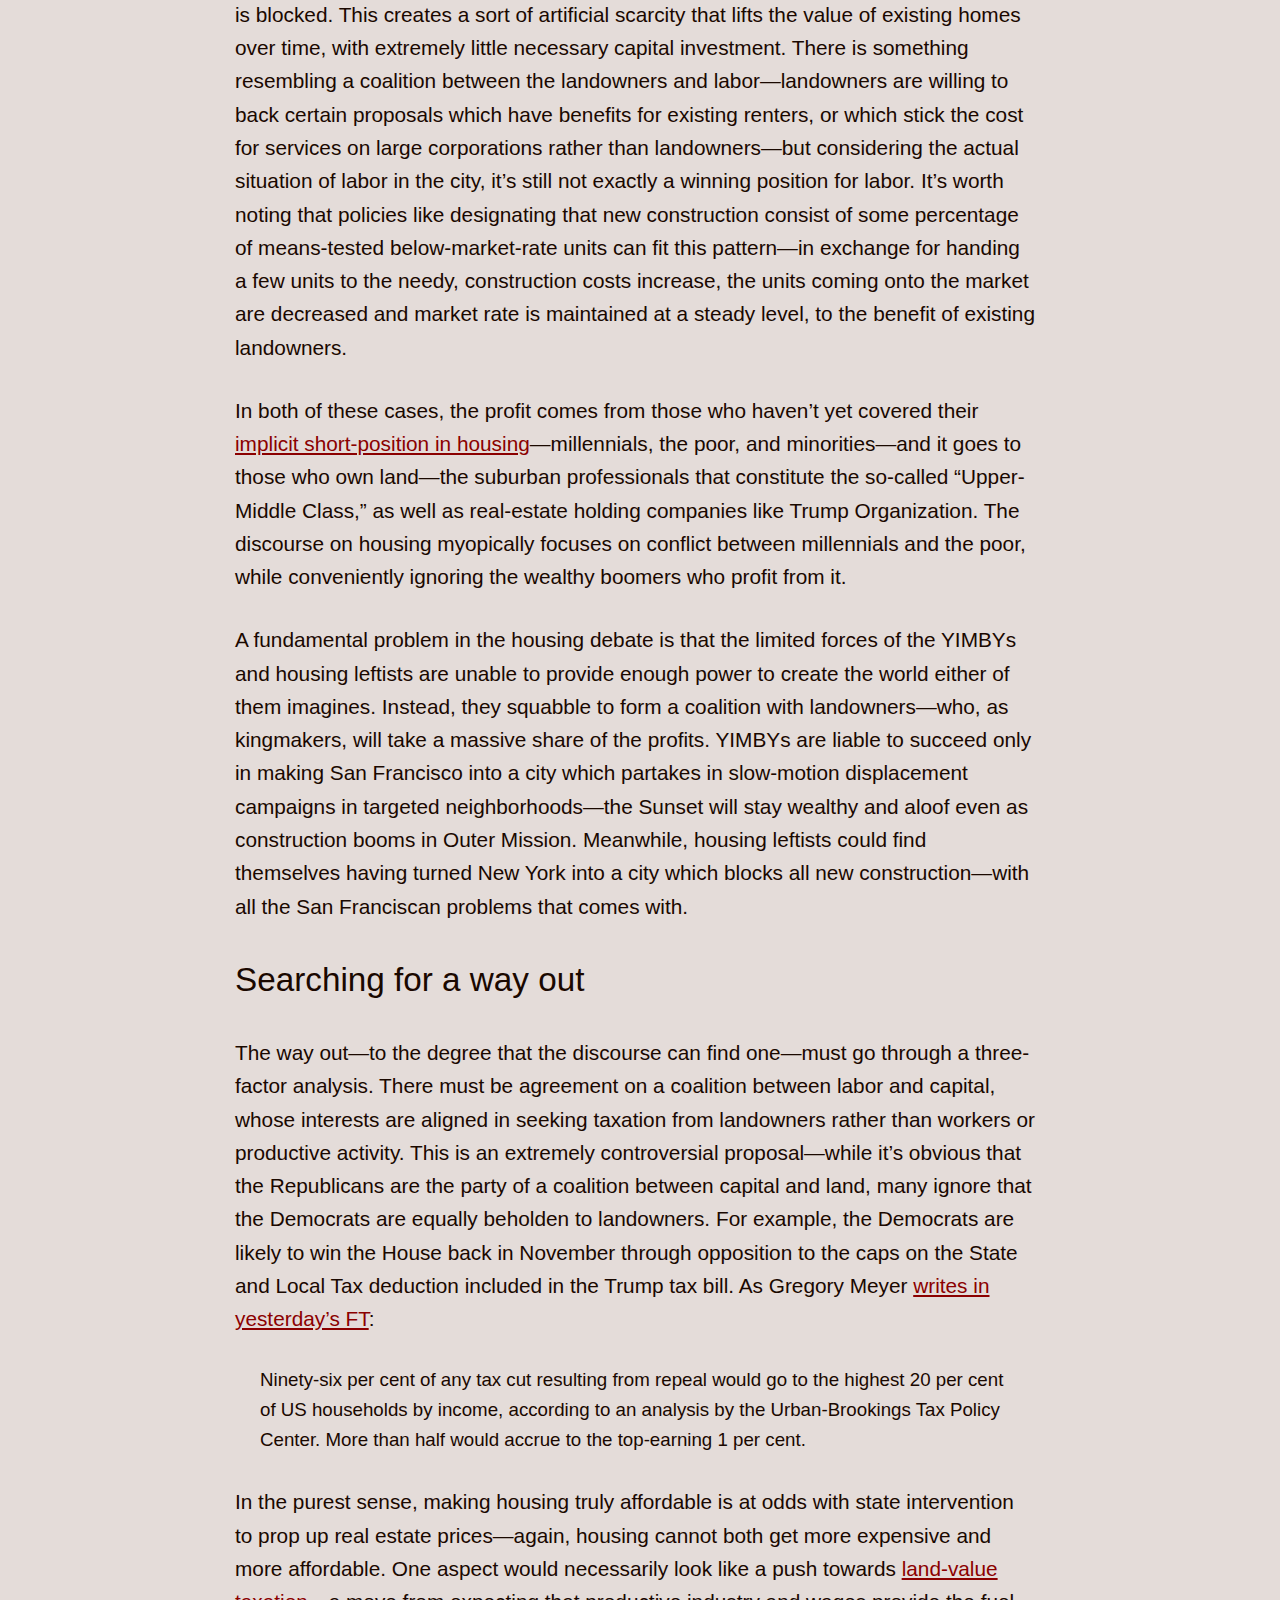
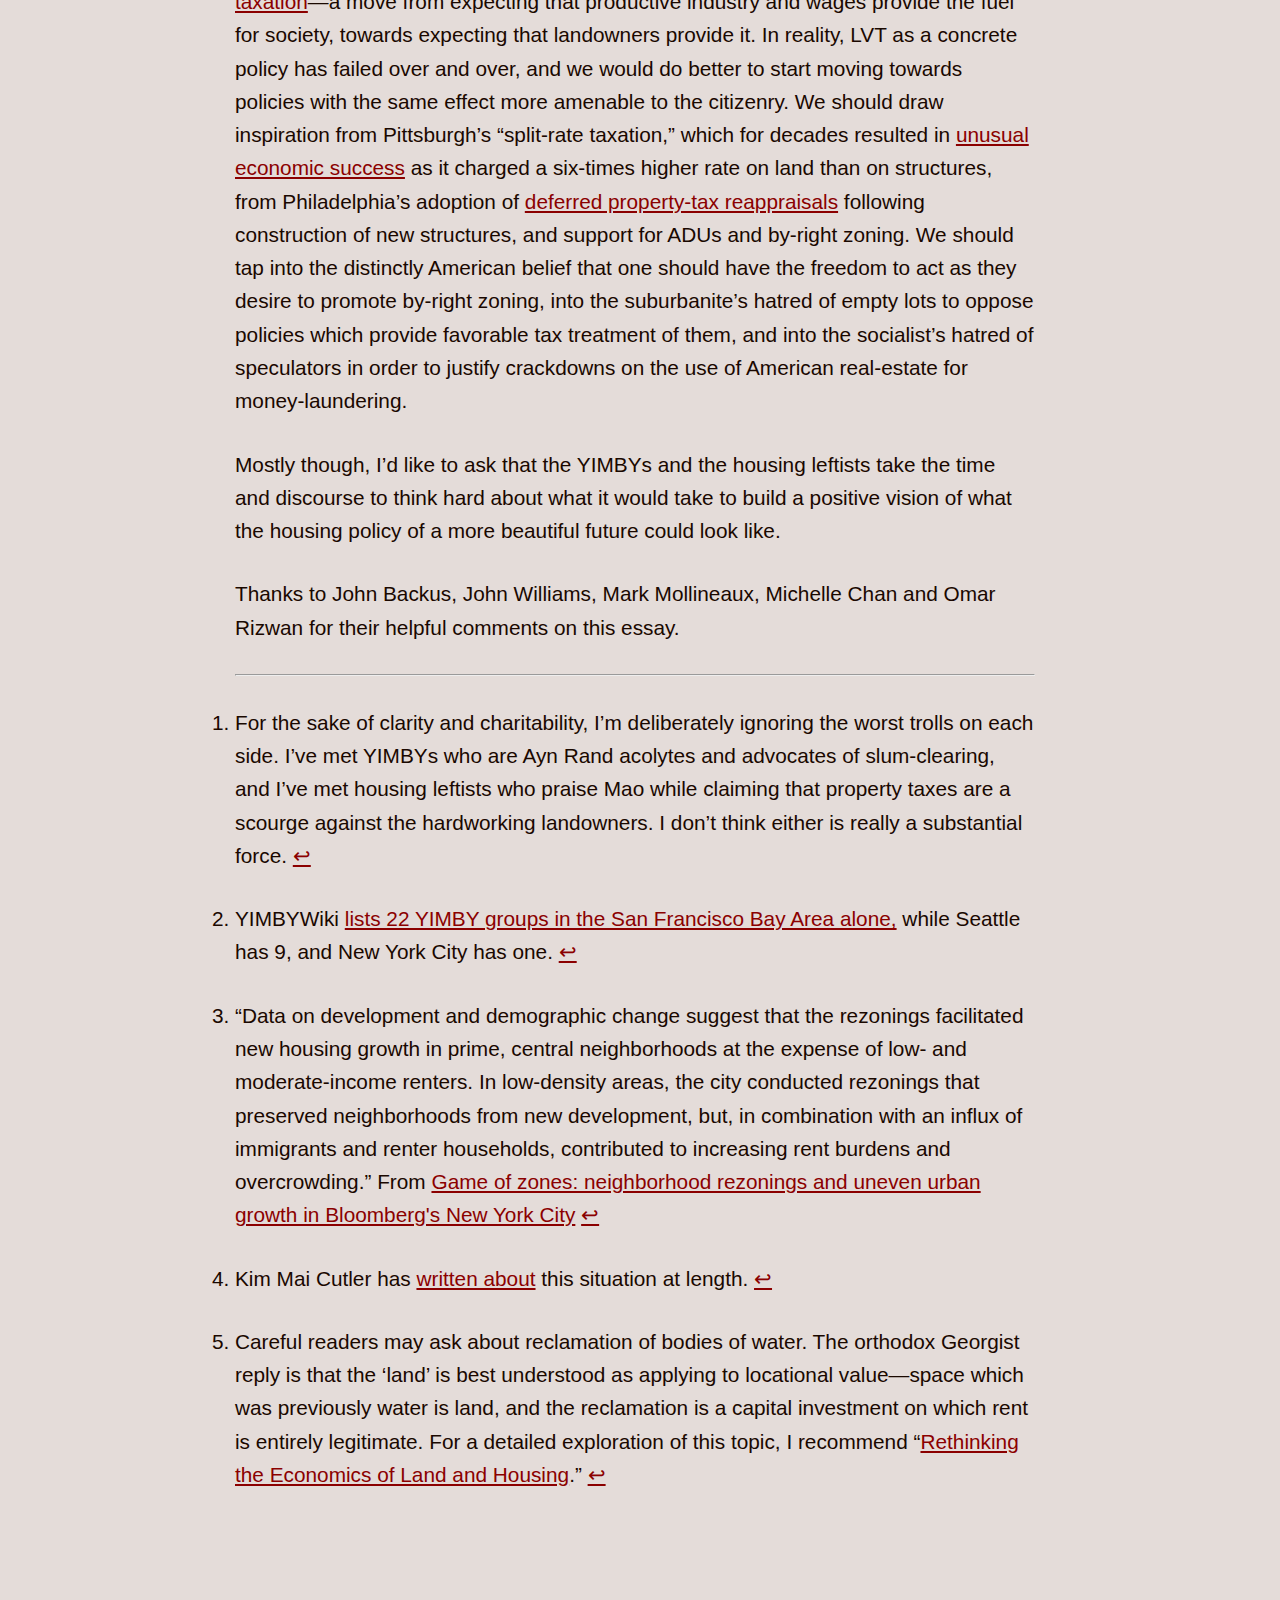
<file: knot.html>
<html>
<head>
    <meta charset="UTF-8">
    <title>The Gordian Knot in Housing Politics</title>
    <meta name="description" content="Untangling deep sources of conflict in discourse around housing">
    <meta property="og:title" content="The Gordian Knot in Housing Politics">
    <meta property="og:description" content="Untangling deep sources of conflict in discourse around housing">
    <meta property="og:type" content="article">
    <link href="reset.css" rel="stylesheet" type="text/css">
    <link href="//cloud.webtype.com/css/16fc21a3-84ad-48a4-b2ab-80991b0393a0.css" rel="stylesheet" type="text/css" />
</head>
<body>
<div id=container>
<h6><a href="/">21 October 2018</a></h6>
<h1>The Gordian Knot in Housing Politics</h1>
<!--blurb: Untangling deep sources of conflict in discourse around housing-->

<p>A huge amount of space on the internet is dedicated to discussion of train memes, urban planning and housing policy. It’s not surprising that these are constant topics of vicious conflict—that’s true of all American politics. Unlike the American political mainstream though, the camps involved congregate in many of the <a href="https://www.nytimes.com/2018/08/10/style/numtot-urbanism-memes.html">same online spaces</a>. There are two major camps: YIMBYs—a set of generally pro-market activists with links to the technology industry, and what I’ll call “housing leftists”—a loose coalition focused on tackling housing issues from a leftist angle—many of whom are affiliated with the Democratic Socialists.</p>
<p>Housing leftists will often argue YIMBYs are secretly far right. I’ve not been convinced—the community leans progressive, queer, and polyamorous. YIMBYs will similarly try to shoehorn the conflict onto a single axis, and argue that housing leftists are actually NIMBYs, focused on keeping their leafy suburbs isolated and wealthy. This also doesn’t make sense—housing leftists are resolute proponents of public housing, and like YIMBYs, they’re almost all young enough that owning housing is far beyond reach. </p>
<p><strong>That these groups colocate in online space leads me to think that despite these protestations, their underlying worldviews may not be so deeply divergent that they’re irreconcilable.</strong><sup id="fnref:1"><a class="footnote-ref" href="#fn:1">1</a></sup> I hope to convince you that there is a way forward that unravels the sources of their conflict.</p>
<h2>The Perceptual Origins of the Impasse</h2>
<p>One thing that’s interesting about the conflict between YIMBYs and housing leftists is that the camps are geographically concentrated. YIMBYs are deeply concentrated in Northern California and the Pacific Northwest, and while they show up in other places, they don’t have nearly the cultural sway.<sup id="fnref:2"><a class="footnote-ref" href="#fn:2">2</a></sup> Housing leftists, in contrast, hold much more power in East Coast cities. While this is partly cultural, it seems that it also reflects different realities. Activists in places like New York have much more experience of a certain pattern through which displacement plays out—a low-zoned residential area with poorer residents is upzoned, massive structures go up, the existing residents are displaced.<sup id="fnref:3"><a class="footnote-ref" href="#fn:3">3</a></sup> In contrast, in places like San Francisco, those massive structures largely don’t go up—the existing built environment is maintained, people continue to move in, and the residents are displaced largely through ever-rising rents built on pure scarcity of housing.<sup id="fnref:4"><a class="footnote-ref" href="#fn:4">4</a></sup></p>
<p>These diverging phenomena lead to a natural association, in cities like New York, of construction with rising costs and displacement—and the opposite association, in places like San Francisco, of blocking construction with rising costs and displacement. Further—YIMBYs associate anti-market behavior with these consequences, while housing leftists associate market behavior with them. This dispute over the basic causes and effect involved in unaffordable housing results in a deep impasse that this leads the rhetoric to is basically intractable without examining how the same phenomenon manifests in different ways in different contexts.</p>
<p>One way to move beyond this impasse is to take a look at how both groups diverge from mainstream American views on housing policy. Both tend to be in favor of increased rates of taxation, especially on landowners, in some form or another. Neither camp is particularly endeared to government-backed mortgages. Crucially, both hold that housing should be made more affordable—which seems uncontroversial, except that ‘protecting home values’ is a sacrament for many American politicians, and the value of real estate cannot both increase and decrease. Most tellingly, both hold that wealthy neighborhoods should be upzoned—a belief so far from political safety that it’s rarely touched.</p>
<h2>Reframing the Conflict</h2>
<p>To understand this situation, we need to move from Karl Marx’s classic dialectic of “Capital vs Labor,” to Henry George’s understanding of the situation—a three-way battle between Capital, Labor, and the third input to production—Land. In George’s understanding, land—as something in infinitely inelastic supply, not created by any human—is distinct from capital goods—which, in response to more demand, can have their production increased. A consequence of this is that regular modes of ‘competition’ fail for land—there is no cost of production, and with fixed supply, the price raises to the level of its utility for the last-user for whom it makes sense. The consequence of this logic is that all rent paid for land itself (as opposed to rent for use of a building) has many characteristics usually associated with a monopoly; it is a sort of extortion by a party who took no act to create the land, in order to conduct any normal economic activity.<sup id="fnref:5"><a class="footnote-ref" href="#fn:5">5</a></sup></p>
<p>In the paradigmatic East Coast cities, landowners and capitalists have made a sort of peculiar coalition—to maximize rent on land by coordinating investment into only the zones with the lowest rents relative to their potential value—which, due to a century of redlining and white flight, are usually inhabited by the poor and minorities. This is seen as pro-market by housing leftists, but in some sense, it’s not particularly: it allows the selective use of market forces, but only concentrated in a way that drives construction totally to one area. An upzoning of say, Boston’s Seaport area is ostensibly pro-market. But the continued underzoning of Back Bay rowhomes is clearly not. Both of these are part of the same overriding strategy, which allows housing supply onto the market only at a rate too slow to provide a real decrease in housing costs, and only in ways that create net value in land. It splits the proceeds of this bargain between concentrated capital, which profit from development in a constrained environment regardless of how good they are at construction, and the existing lay-landowners, who in return parlay political favor towards the project.</p>
<p>In contrast, San Francisco (and much of California) is much more tightly under the control of landowners alone. The result is that in many cases, almost all development is blocked. This creates a sort of artificial scarcity that lifts the value of existing homes over time, with extremely little necessary capital investment. There is something resembling a coalition between the landowners and labor—landowners are willing to back certain proposals which have benefits for existing renters, or which stick the cost for services on large corporations rather than landowners—but considering the actual situation of labor in the city, it’s still not exactly a winning position for labor. It’s worth noting that policies like designating that new construction consist of some percentage of means-tested below-market-rate units can fit this pattern—in exchange for handing a few units to the needy, construction costs increase, the units coming onto the market are decreased and market rate is maintained at a steady level, to the benefit of existing landowners.</p>
<p>In both of these cases, the profit comes from those who haven’t yet covered their <a href="https://thezikomoletter.wordpress.com/2012/12/10/you-are-naturally-short-housing/">implicit short-position in housing</a>—millennials, the poor, and minorities—and it goes to those who own land—the suburban professionals that constitute the so-called “Upper-Middle Class,” as well as real-estate holding companies like Trump Organization. The discourse on housing myopically focuses on conflict between millennials and the poor, while conveniently ignoring the wealthy boomers who profit from it.</p>
<p>A fundamental problem in the housing debate is that the limited forces of the YIMBYs and housing leftists are unable to provide enough power to create the world either of them imagines. Instead, they squabble to form a coalition with landowners—who, as kingmakers, will take a massive share of the profits. YIMBYs are liable to succeed only in making San Francisco into a city which partakes in slow-motion displacement campaigns in targeted neighborhoods—the Sunset will stay wealthy and aloof even as construction booms in Outer Mission. Meanwhile, housing leftists could find themselves having turned New York into a city which blocks all new construction—with all the San Franciscan problems that comes with. </p>
<h2>Searching for a way out</h2>
<p>The way out—to the degree that the discourse can find one—must go through a three-factor analysis. There must be agreement on a coalition between labor and capital, whose interests are aligned in seeking taxation from landowners rather than workers or productive activity. This is an extremely controversial proposal—while it’s obvious that the Republicans are the party of a coalition between capital and land, many ignore that the Democrats are equally beholden to landowners. For example, the Democrats are likely to win the House back in November through opposition to the caps on the State and Local Tax deduction included in the Trump tax bill. As Gregory Meyer <a href="https://www.ft.com/content/76a753ca-cda7-11e8-b276-b9069bde0956">writes in yesterday’s FT</a>:</p>
<blockquote>
<p>Ninety-six per cent of any tax cut resulting from repeal would go to the highest 20 per cent of US households by income, according to an analysis by the Urban-Brookings Tax Policy Center. More than half would accrue to the top-earning 1 per cent.</p>
</blockquote>
<p>In the purest sense, making housing truly affordable is at odds with state intervention to prop up real estate prices—again, housing cannot both get more expensive and more affordable. One aspect would necessarily look like a push towards <a href="https://www.vox.com/2016/5/2/11533936/the-weeds-land-value-tax-explained">land-value taxation</a>—a move from expecting that productive industry and wages provide the fuel for society, towards expecting that landowners provide it. In reality, LVT as a concrete policy has failed over and over, and we would do better to start moving towards policies with the same effect more amenable to the citizenry. We should draw inspiration from Pittsburgh’s “split-rate taxation,” which for decades resulted in <a href="https://s3.amazonaws.com/academia.edu.documents/41426285/CohenCoughlin.pdf?AWSAccessKeyId=AKIAIWOWYYGZ2Y53UL3A&amp;Expires=1540166036&amp;Signature=GX6eArukIn33eUUfk62VXG4ujjA%3D&amp;response-content-disposition=inline%3B%20filename%3DAn_introduction_to_two-rate_taxation_of.pdf">unusual economic success</a> as it charged a six-times higher rate on land than on structures, from Philadelphia’s adoption of <a href="https://www.phillymag.com/property/2017/04/10/tax-abatement-huge-shot-in-arm-for-city-study-finds/">deferred property-tax reappraisals</a> following construction of new structures, and support for ADUs and by-right zoning. We should tap into the distinctly American belief that one should have the freedom to act as they desire to promote by-right zoning, into the suburbanite’s hatred of empty lots to oppose policies which provide favorable tax treatment of them, and into the socialist’s hatred of speculators in order to justify crackdowns on the use of American real-estate for money-laundering. </p>
<p>Mostly though, I’d like to ask that the YIMBYs and the housing leftists take the time and discourse to think hard about what it would take to build a positive vision of what the housing policy of a more beautiful future could look like.</p>
<p>Thanks to John Backus, John Williams, Mark Mollineaux, Michelle Chan and Omar Rizwan for their helpful comments on this essay.</p>
<div class="footnote">
<hr />
<ol>
<li id="fn:1">
<p>For the sake of clarity and charitability, I’m deliberately ignoring the worst trolls on each side. I’ve met YIMBYs who are Ayn Rand acolytes and advocates of slum-clearing, and I’ve met housing leftists who praise Mao while claiming that property taxes are a scourge against the hardworking landowners. I don’t think either is really a substantial force.&#160;<a class="footnote-backref" href="#fnref:1" title="Jump back to footnote 1 in the text">&#8617;</a></p>
</li>
<li id="fn:2">
<p>YIMBYWiki <a href="http://www.yimby.wiki/wiki/YIMBY_organizations_directory">lists 22 YIMBY groups in the San Francisco Bay Area alone,</a> while Seattle has 9, and New York City has one.&#160;<a class="footnote-backref" href="#fnref:2" title="Jump back to footnote 2 in the text">&#8617;</a></p>
</li>
<li id="fn:3">
<p>“Data on development and demographic change suggest that the rezonings facilitated new housing growth in prime, central neighborhoods at the expense of low- and moderate-income renters. In low-density areas, the city conducted rezonings that preserved neighborhoods from new development, but, in combination with an influx of immigrants and renter households, contributed to increasing rent burdens and overcrowding.” From <a href="https://dspace.mit.edu/handle/1721.1/98935">Game of zones: neighborhood rezonings and uneven urban growth in Bloomberg's New York City</a>&#160;<a class="footnote-backref" href="#fnref:3" title="Jump back to footnote 3 in the text">&#8617;</a></p>
</li>
<li id="fn:4">
<p>Kim Mai Cutler has <a href="https://techcrunch.com/2014/04/14/sf-housing/">written about</a> this situation at length.&#160;<a class="footnote-backref" href="#fnref:4" title="Jump back to footnote 4 in the text">&#8617;</a></p>
</li>
<li id="fn:5">
<p>Careful readers may ask about reclamation of bodies of water. The orthodox Georgist reply is that the ‘land’ is best understood as applying to locational value—space which was previously water is land, and the reclamation is a capital investment on which rent is entirely legitimate. For a detailed exploration of this topic, I recommend “<a href="https://www.amazon.com/Rethinking-Economics-Land-Housing-Ryan-Collins/dp/1786991187">Rethinking the Economics of Land and Housing</a>.”&#160;<a class="footnote-backref" href="#fnref:5" title="Jump back to footnote 5 in the text">&#8617;</a></p>
</li>
</ol>
</div>
</div>
</body>
</html>
</file>
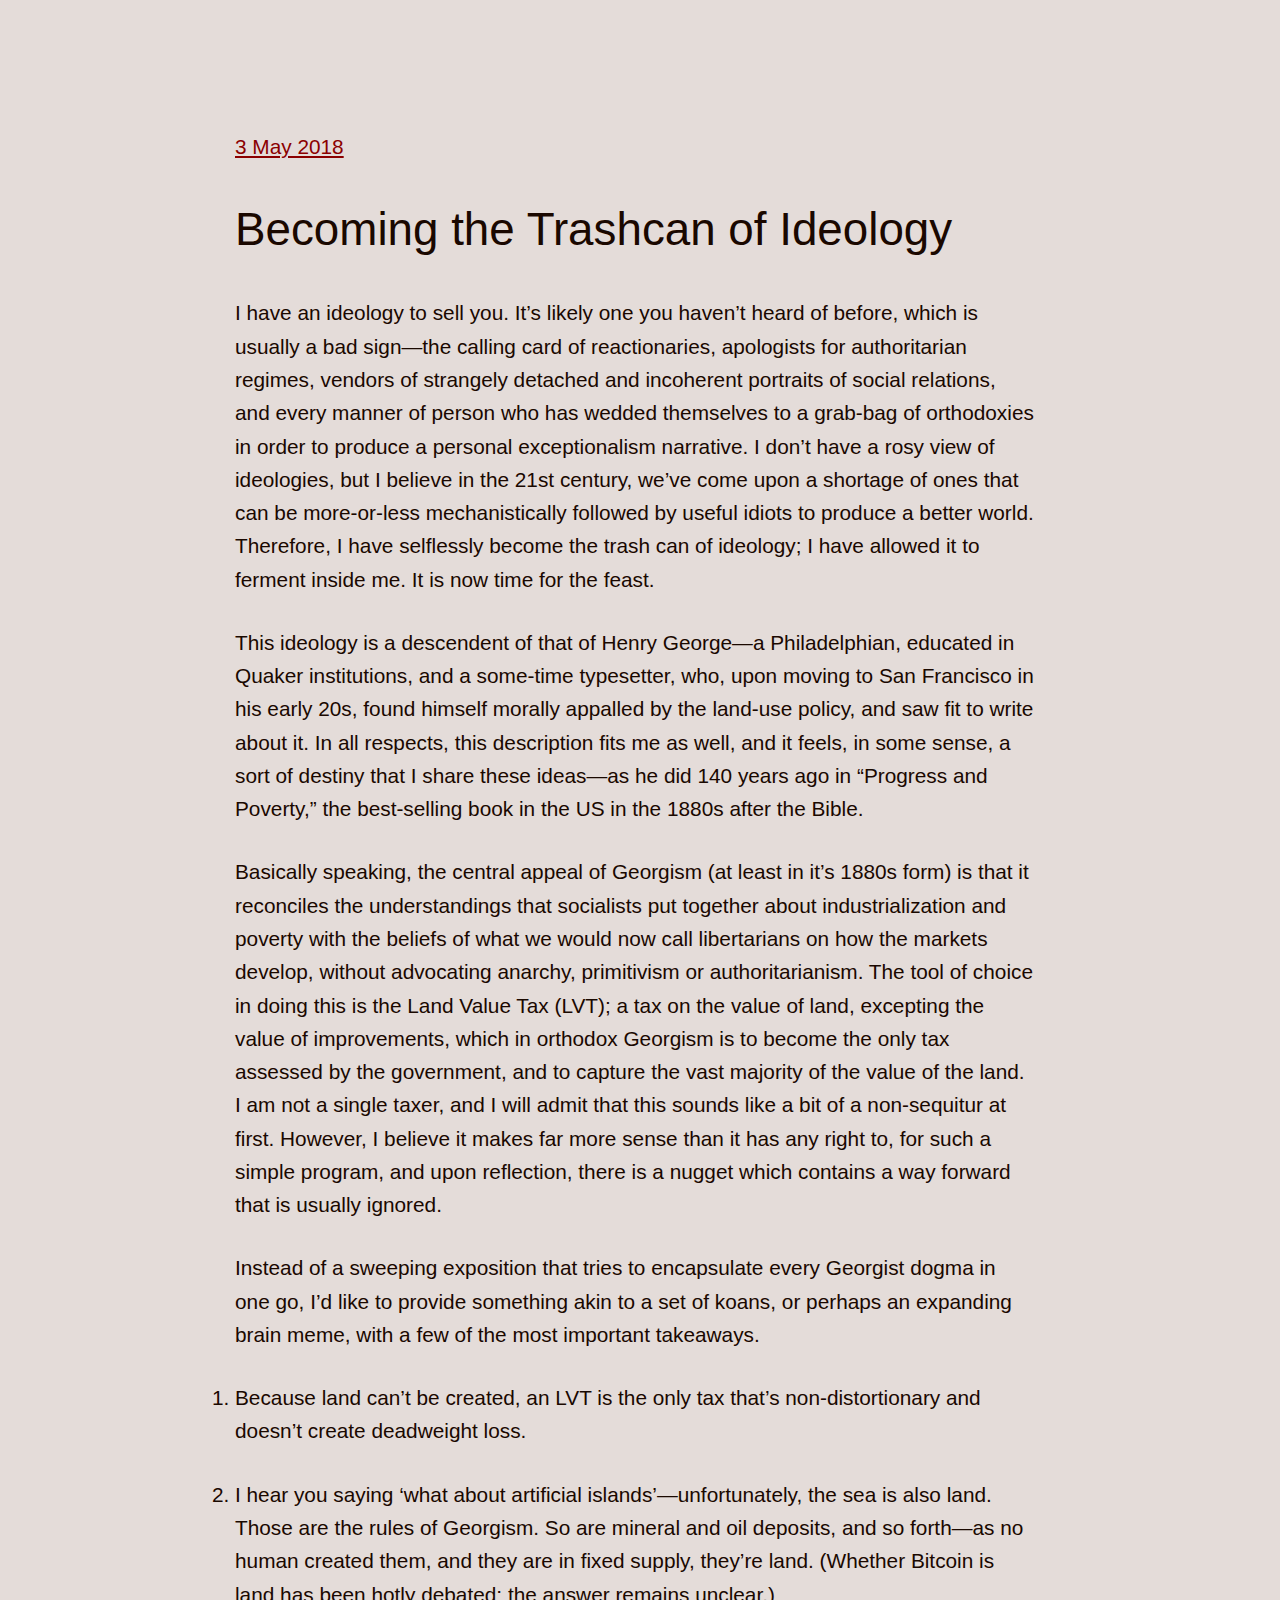
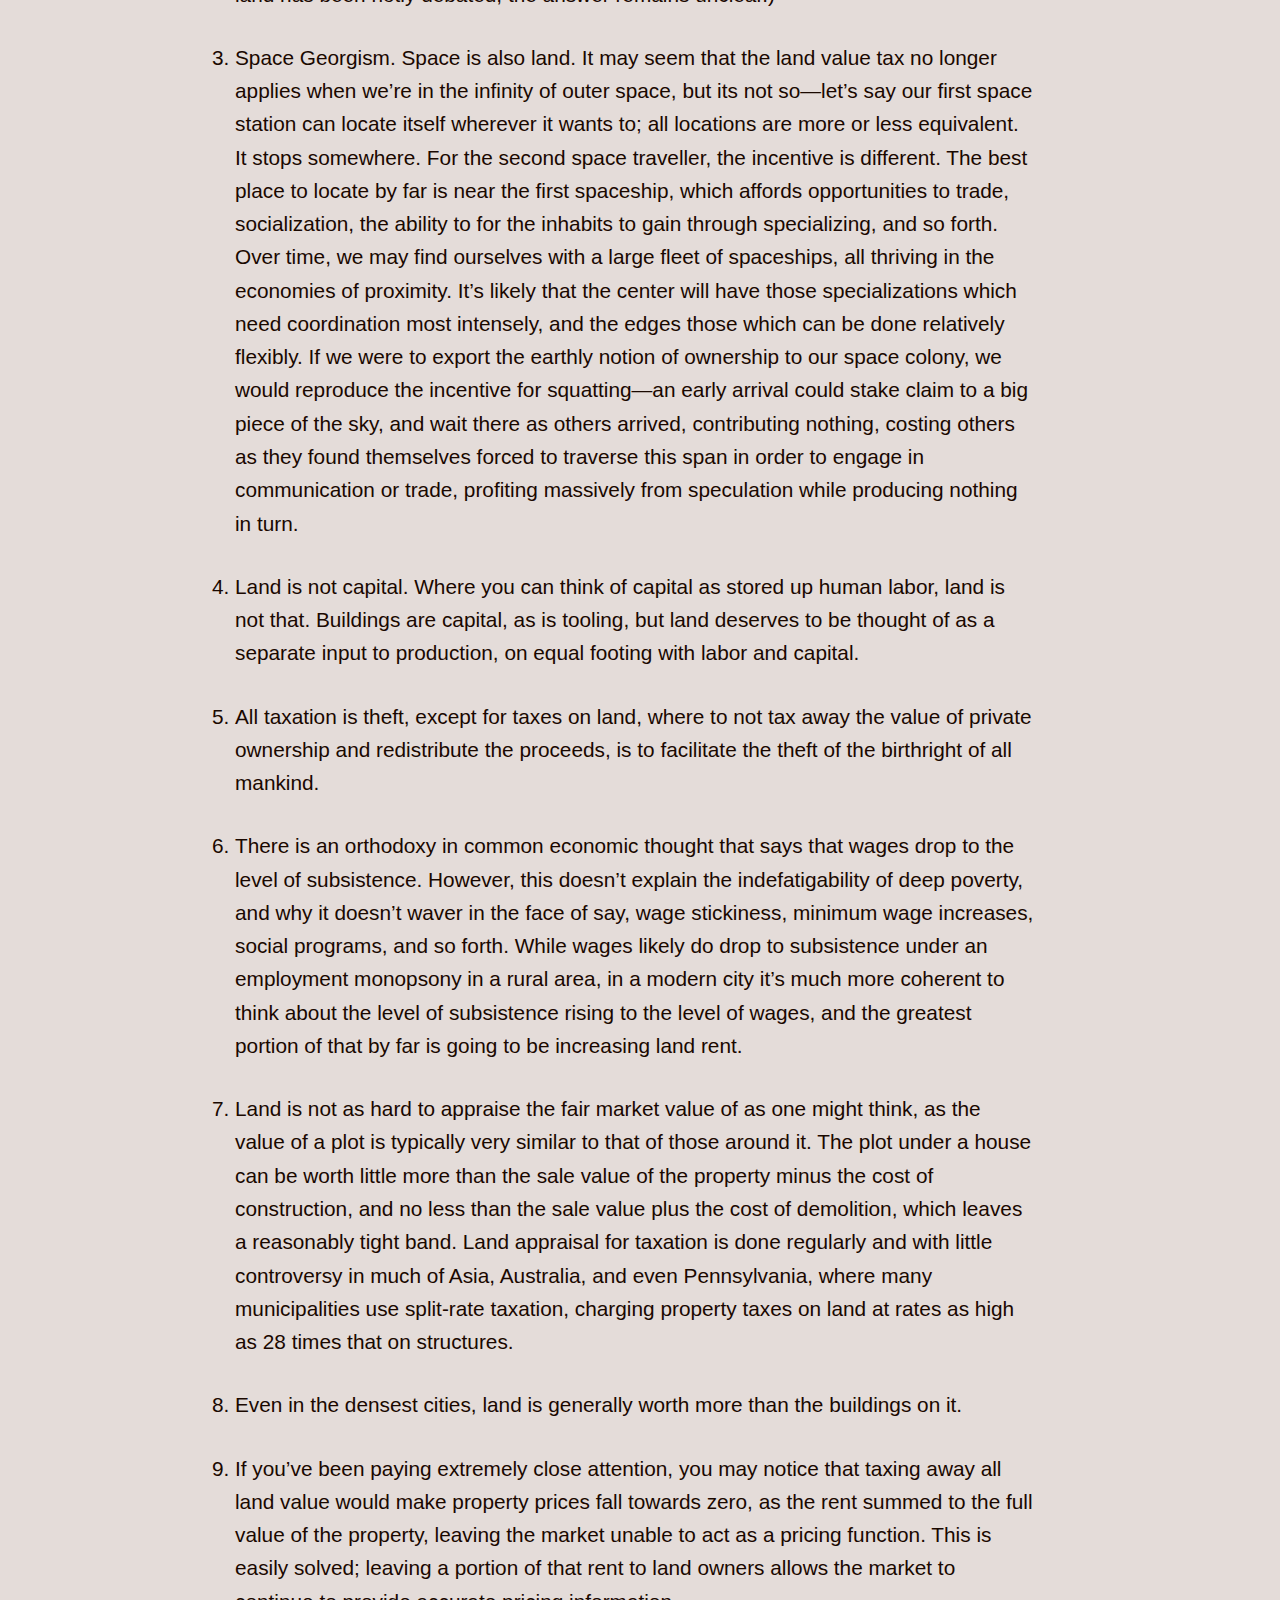
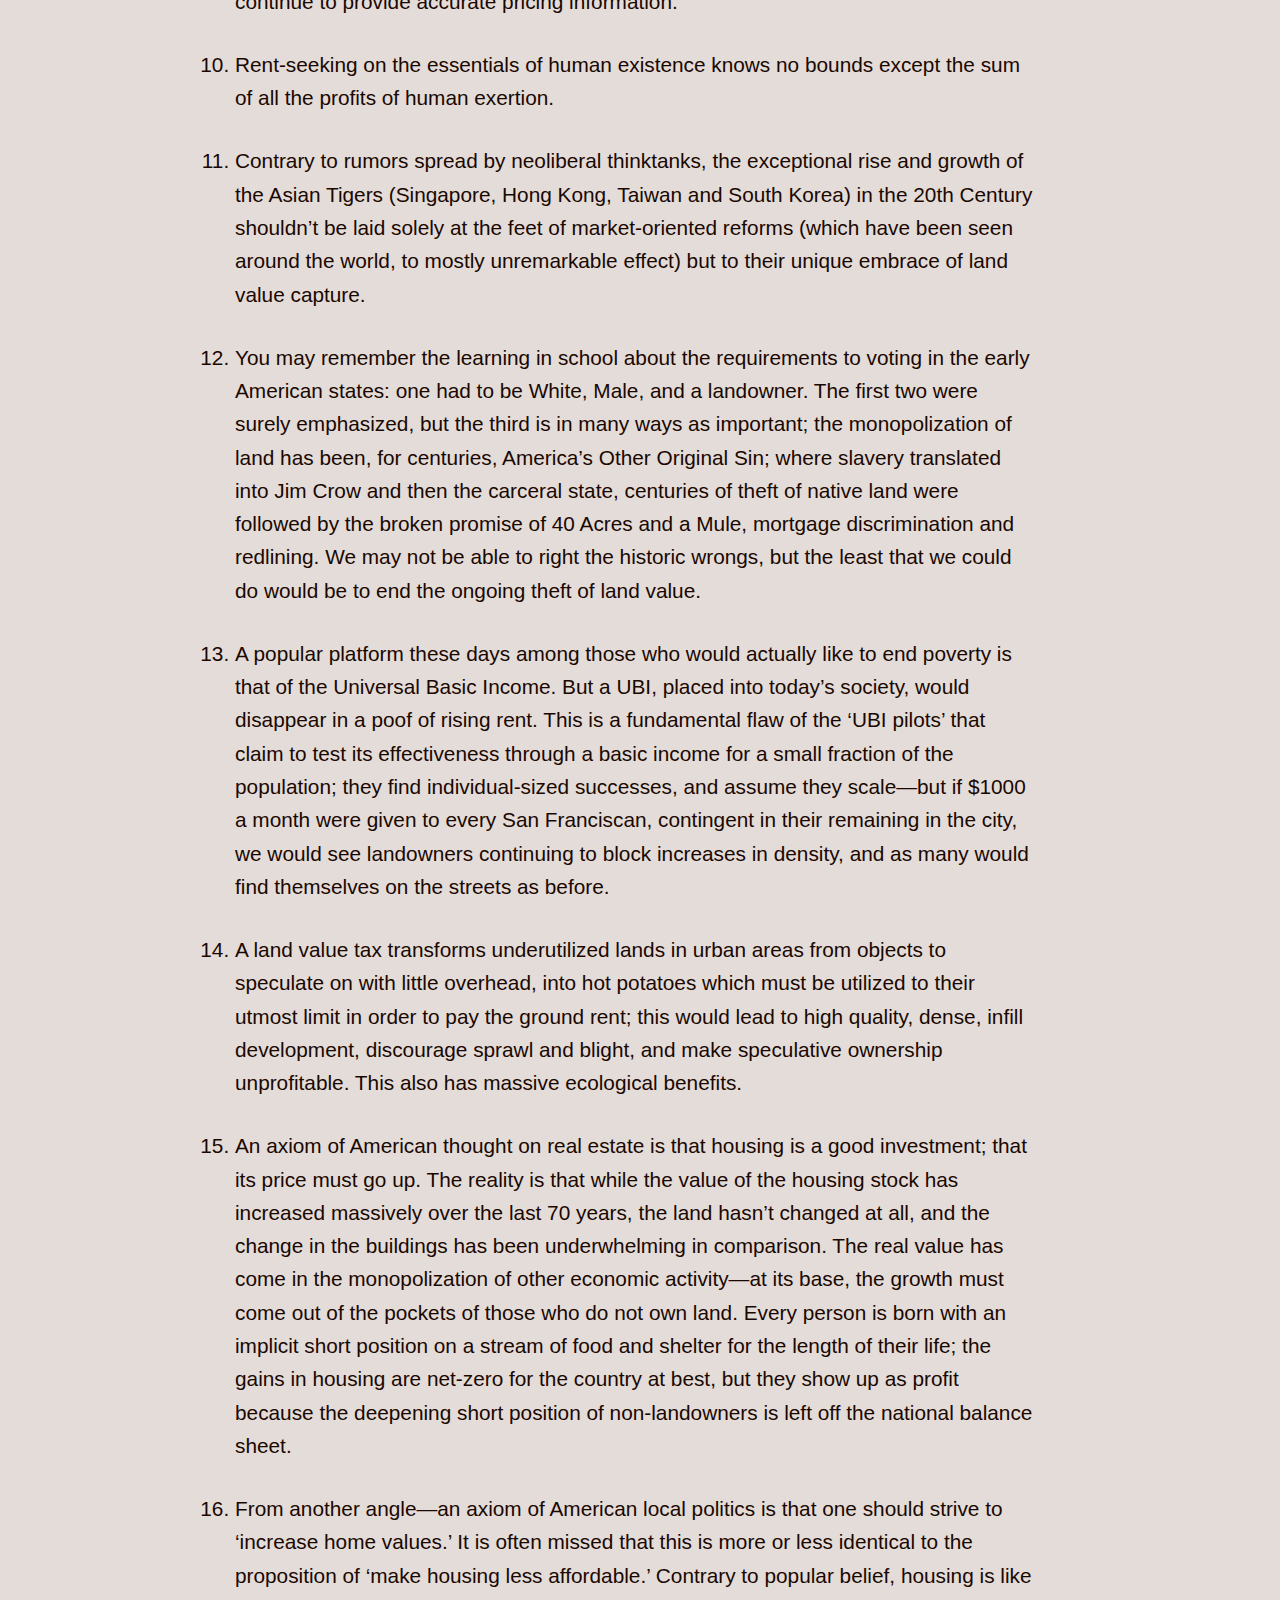
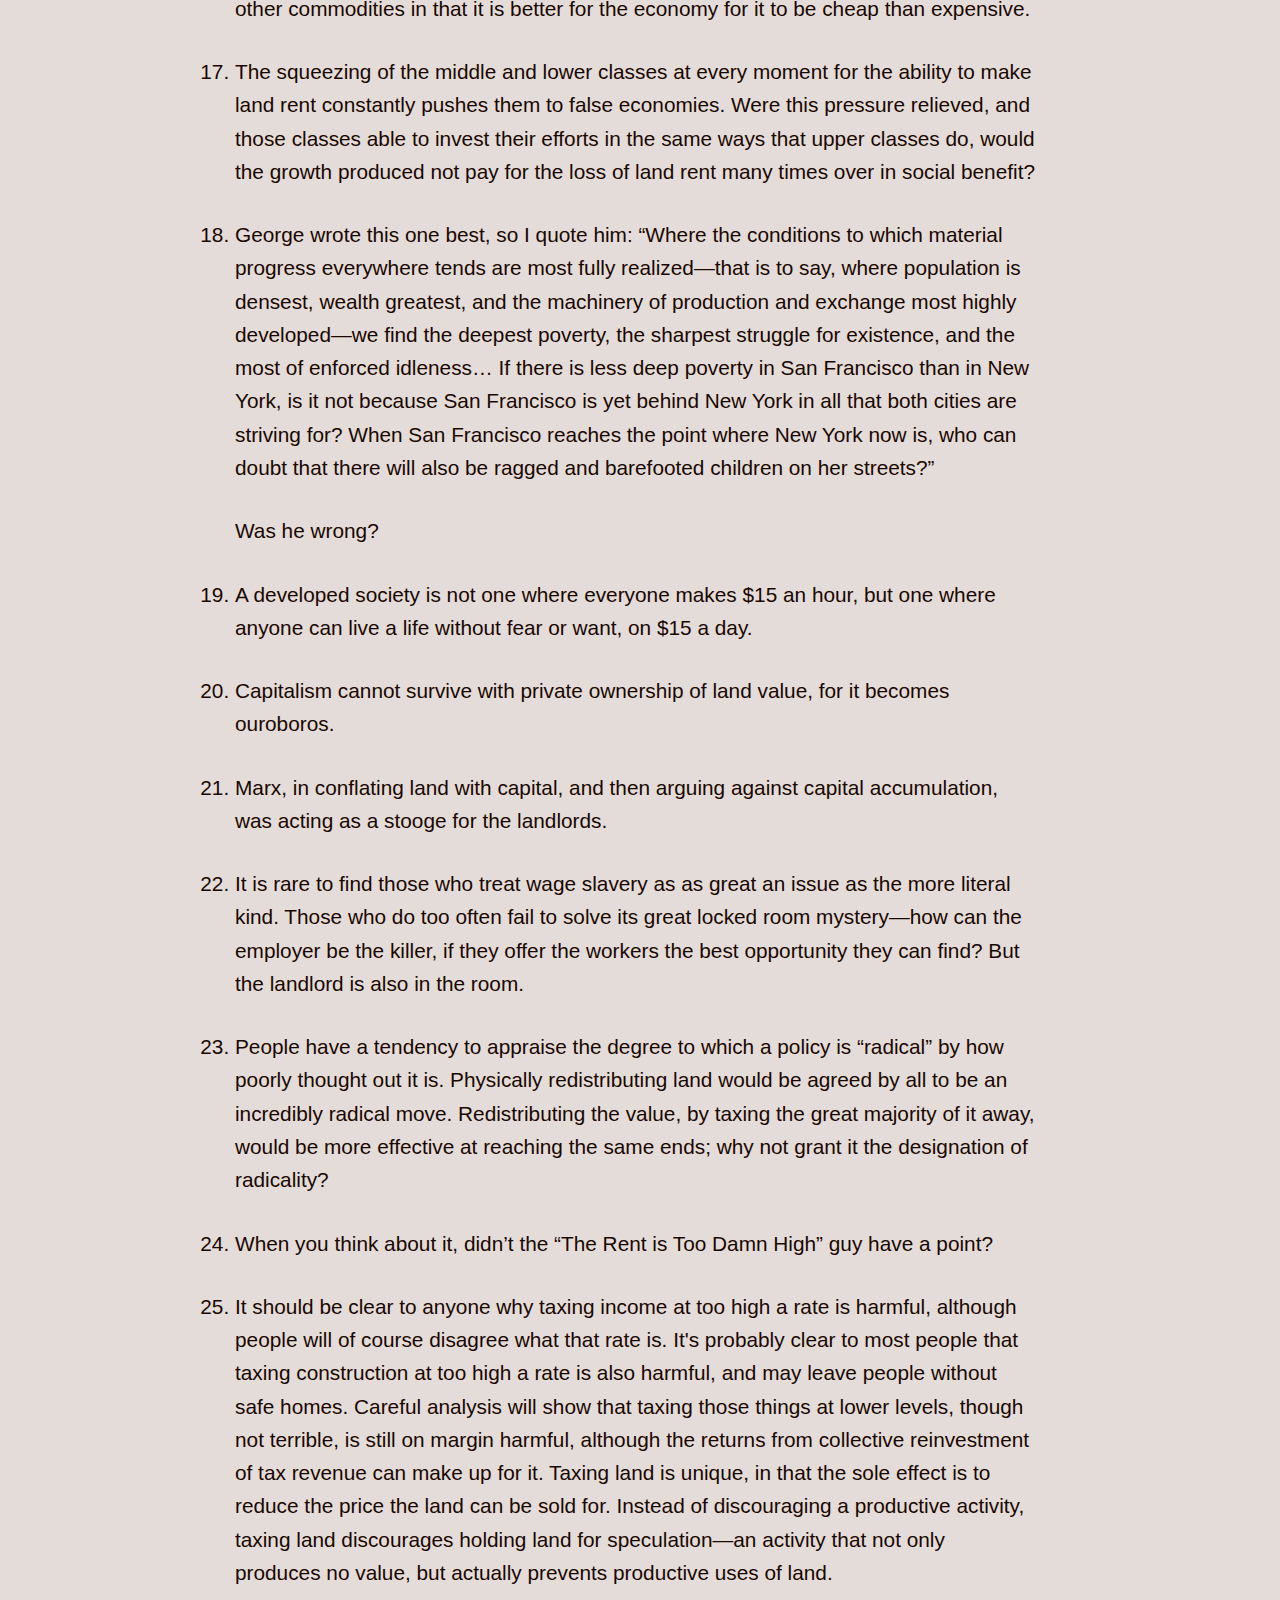
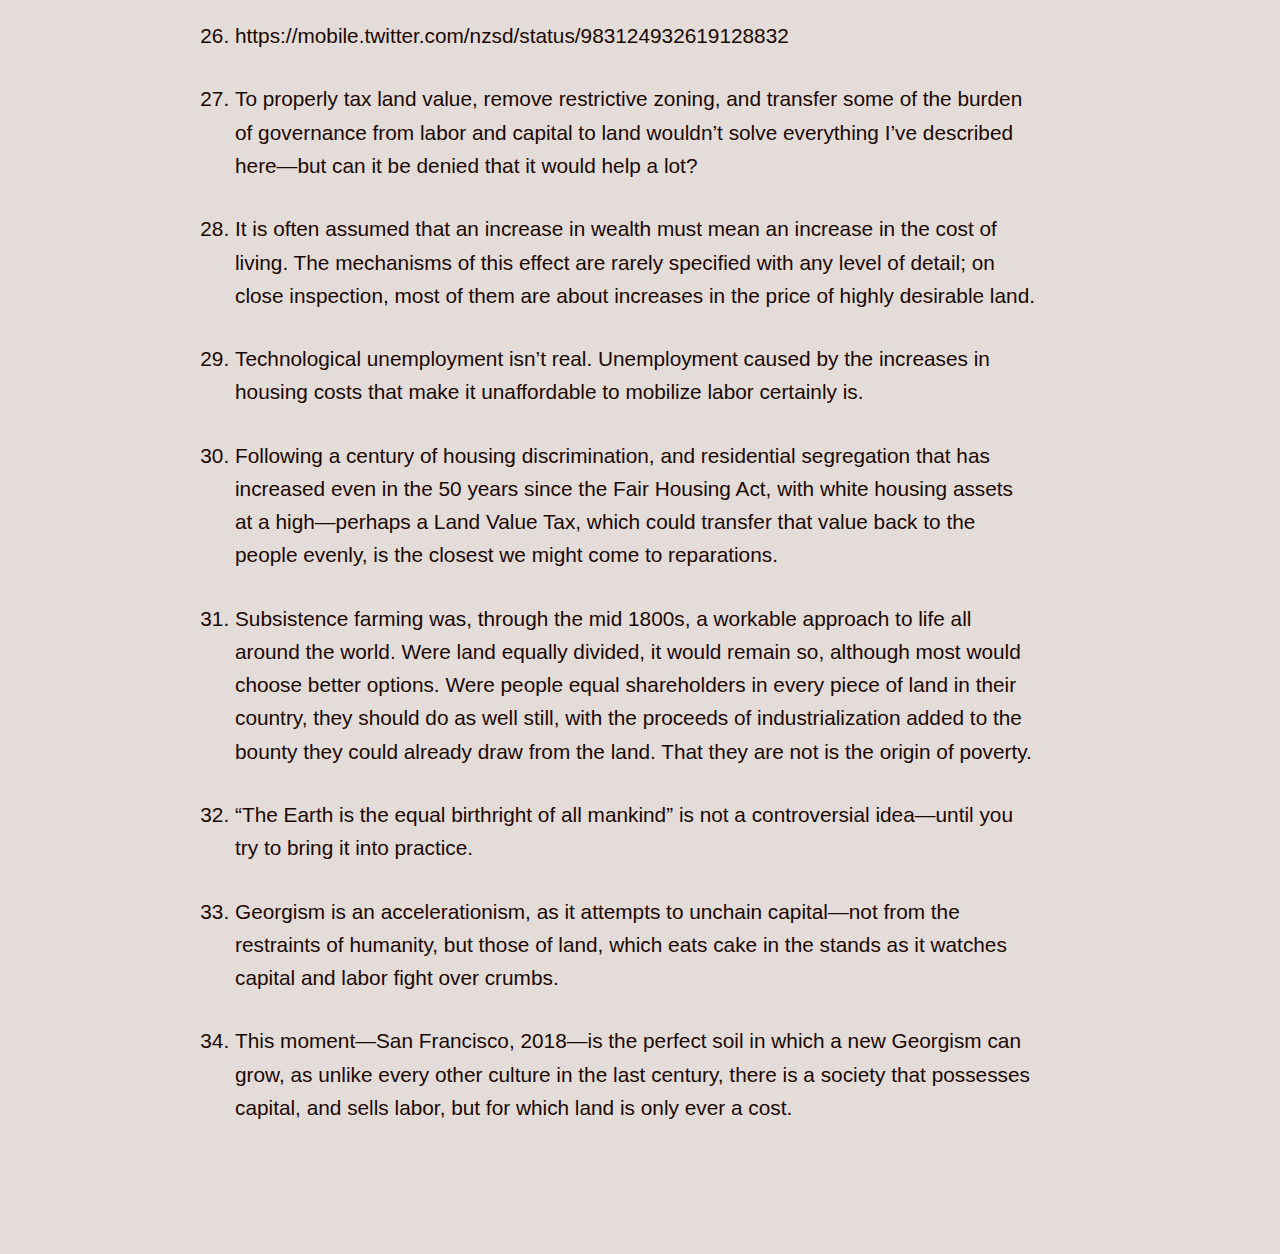
<file: trashcan.html>
<html>
<head>
    <meta charset="UTF-8">
    <title>Becoming the Trashcan of Ideology</title>
    <meta name="description" content="An introduction to some ideas related to Henry George">
    <meta property="og:title" content="Becoming the Trashcan of Ideology">
    <meta property="og:description" content="An introduction to some ideas related to Henry George">
    <meta property="og:type" content="article">
    <link href="reset.css" rel="stylesheet" type="text/css">
    <link href="//cloud.webtype.com/css/16fc21a3-84ad-48a4-b2ab-80991b0393a0.css" rel="stylesheet" type="text/css" />
</head>
<body>
<div id=container>
<h6><a href="/">3 May 2018</a></h6>
<h1>Becoming the Trashcan of Ideology</h1>
<!--blurb: An introduction to some ideas related to Henry George-->

<p>I have an ideology to sell you. It’s likely one you haven’t heard of before, which is usually a bad sign—the calling card of reactionaries, apologists for authoritarian regimes, vendors of strangely detached and incoherent portraits of social relations, and every manner of person who has wedded themselves to a grab-bag of orthodoxies in order to produce a personal exceptionalism narrative. I don’t have a rosy view of ideologies, but I believe in the 21st century, we’ve come upon a shortage of ones that can be more-or-less mechanistically followed by useful idiots to produce a better world. Therefore, I have selflessly become the trash can of ideology; I have allowed it to ferment inside me. It is now time for the feast.</p>
<p>This ideology is a descendent of that of Henry George—a Philadelphian, educated in Quaker institutions, and a some-time typesetter, who, upon moving to San Francisco in his early 20s, found himself morally appalled by the land-use policy, and saw fit to write about it. In all respects, this description fits me as well, and it feels, in some sense, a sort of destiny that I share these ideas—as he did 140 years ago in “Progress and Poverty,” the best-selling book in the US in the 1880s after the Bible.</p>
<p>Basically speaking, the central appeal of Georgism (at least in it’s 1880s form) is that it reconciles the understandings that socialists put together about industrialization and poverty with the beliefs of what we would now call libertarians on how the markets develop, without advocating anarchy, primitivism or authoritarianism. The tool of choice in doing this is the Land Value Tax (LVT); a tax on the value of land, excepting the value of improvements, which in orthodox Georgism is to become the only tax assessed by the government, and to capture the vast majority of the value of the land. I am not a single taxer, and I will admit that this sounds like a bit of a non-sequitur at first. However, I believe it makes far more sense than it has any right to, for such a simple program, and upon reflection, there is a nugget which contains a way forward that is usually ignored.</p>
<p>Instead of a sweeping exposition that tries to encapsulate every Georgist dogma in one go, I’d like to provide something akin to a set of koans, or perhaps an expanding brain meme, with a few of the most important takeaways. </p>
<ol>
<li>Because land can’t be created, an LVT is the only tax that’s non-distortionary and doesn’t create deadweight loss.</li>
<li>I hear you saying ‘what about artificial islands’—unfortunately, the sea is also land. Those are the rules of Georgism. So are mineral and oil deposits, and so forth—as no human created them, and they are in fixed supply, they’re land. (Whether Bitcoin is land has been hotly debated; the answer remains unclear.)</li>
<li>Space Georgism. 
        Space is also land. It may seem that the land value tax no longer applies when we’re in the infinity of outer space, but its not so—let’s say our first space station can locate itself wherever it wants to; all locations are more or less equivalent. It stops somewhere. For the second space traveller, the incentive is different. The best place to locate by far is near the first spaceship, which affords opportunities to trade, socialization, the ability to for the inhabits to gain through specializing, and so forth. Over time, we may find ourselves with a large fleet of spaceships, all thriving in the economies of proximity. It’s likely that the center will have those specializations which need coordination most intensely, and the edges those which can be done relatively flexibly. If we were to export the earthly notion of ownership to our space colony, we would reproduce the incentive for squatting—an early arrival could stake claim to a big piece of the sky, and wait there as others arrived, contributing nothing, costing others as they found themselves forced to traverse this span in order to engage in communication or trade, profiting massively from speculation while producing nothing in turn.</li>
<li>Land is not capital. Where you can think of capital as stored up human labor, land is not that. Buildings are capital, as is tooling, but land deserves to be thought of as a separate input to production, on equal footing with labor and capital.</li>
<li>All taxation is theft, except for taxes on land, where to <em>not</em> tax away the value of private ownership and redistribute the proceeds, is to facilitate the theft of the birthright of all mankind.</li>
<li>There is an orthodoxy in common economic thought that says that wages drop to the level of subsistence. However, this doesn’t explain the indefatigability of deep poverty, and why it doesn’t waver in the face of say, wage stickiness, minimum wage increases, social programs, and so forth. While wages likely do drop to subsistence under an employment monopsony in a rural area, in a modern city it’s much more coherent to think about the level of subsistence rising to the level of wages, and the greatest portion of that by far is going to be increasing land rent.</li>
<li>Land is not as hard to appraise the fair market value of as one might think, as the value of a plot is typically very similar to that of those around it. The plot under a house can be worth little more than the sale value of the property minus the cost of construction, and no less than the sale value plus the cost of demolition, which leaves a reasonably tight band. Land appraisal for taxation is done regularly and with little controversy in much of Asia, Australia, and even Pennsylvania, where many municipalities use split-rate taxation, charging property taxes on land at rates as high as 28 times that on structures.</li>
<li>Even in the densest cities, land is generally worth more than the buildings on it.</li>
<li>If you’ve been paying extremely close attention, you may notice that taxing away all land value would make property prices fall towards zero, as the rent summed to the full value of the property, leaving the market unable to act as a pricing function. This is easily solved; leaving a portion of that rent to land owners allows the market to continue to provide accurate pricing information.</li>
<li>Rent-seeking on the essentials of human existence knows no bounds except the sum of all the profits of human exertion.</li>
<li>Contrary to rumors spread by neoliberal thinktanks, the exceptional rise and growth of the Asian Tigers (Singapore, Hong Kong, Taiwan and South Korea) in the 20th Century shouldn’t be laid solely at the feet of market-oriented reforms (which have been seen around the world, to mostly unremarkable effect) but to their unique embrace of land value capture.</li>
<li>You may remember the learning in school about the requirements to voting in the early American states: one had to be White, Male, and a landowner. The first two were surely emphasized, but the third is in many ways as important; the monopolization of land has been, for centuries, America’s Other Original Sin; where slavery translated into Jim Crow and then the carceral state, centuries of theft of native land were followed by the broken promise of 40 Acres and a Mule, mortgage discrimination and redlining. We may not be able to right the historic wrongs, but the least that we could do would be to end the <em>ongoing</em> theft of land value.</li>
<li>A popular platform these days among those who would actually like to end poverty is that of the Universal Basic Income. But a UBI, placed into today’s society, would disappear in a poof of rising rent. This is a fundamental flaw of the ‘UBI pilots’ that claim to test its effectiveness through a basic income for a small fraction of the population; they find individual-sized successes, and assume they scale—but if $1000 a month were given to every San Franciscan, contingent in their remaining in the city, we would see landowners continuing to block increases in density, and as many would find themselves on the streets as before.</li>
<li>A land value tax transforms underutilized lands in urban areas from objects to speculate on with little overhead, into hot potatoes which must be utilized to their utmost limit in order to pay the ground rent; this would lead to high quality, dense, infill development, discourage sprawl and blight, and make speculative ownership unprofitable. This also has massive ecological benefits.</li>
<li>An axiom of American thought on real estate is that housing is a good investment; that its price must go up. The reality is that while the value of the housing stock has increased massively over the last 70 years, the land hasn’t changed at all, and the change in the buildings has been underwhelming in comparison. The real value has come in the monopolization of other economic activity—at its base, the growth must come out of the pockets of those who do not own land. Every person is born with an implicit short position on a stream of food and shelter for the length of their life; the gains in housing are net-zero for the country at best, but they show up as profit because the deepening short position of non-landowners is left off the national balance sheet.</li>
<li>From another angle—an axiom of American local politics is that one should strive to ‘increase home values.’ It is often missed that this is more or less identical to the proposition of ‘make housing less affordable.’ Contrary to popular belief, housing is like other commodities in that it is better for the economy for it to be cheap than expensive.</li>
<li>The squeezing of the middle and lower classes at every moment for the ability to make land rent constantly pushes them to false economies. Were this pressure relieved, and those classes able to invest their efforts in the same ways that upper classes do, would the growth produced not pay for the loss of land rent many times over in social benefit?</li>
<li>
<p>George wrote this one best, so I quote him: “Where the conditions to which material progress everywhere tends are most fully realized—that is to say, where population is densest, wealth greatest, and the machinery of production and exchange most highly developed—we find the deepest poverty, the sharpest struggle for existence, and the most of enforced idleness… If there is less deep poverty in San Francisco than in New York, is it not because San Francisco is yet behind New York in all that both cities are striving for? When San Francisco reaches the point where New York now is, who can doubt that there will also be ragged and barefooted children on her streets?”</p>
<pre><code>Was he wrong?
</code></pre>
</li>
<li>
<p>A developed society is not one where everyone makes $15 an hour, but one where anyone can live a life without fear or want, on $15 a day.</p>
</li>
<li>Capitalism cannot survive with private ownership of land value, for it becomes ouroboros.</li>
<li>Marx, in conflating land with capital, and then arguing against capital accumulation, was acting as a stooge for the landlords.</li>
<li>It is rare to find those who treat wage slavery as as great an issue as the more literal kind. Those who do too often fail to solve its great locked room mystery—how can the employer be the killer, if they offer the workers the best opportunity they can find? But the landlord is also in the room.</li>
<li>People have a tendency to appraise the degree to which a policy is “radical” by how poorly thought out it is. Physically redistributing land would be agreed by all to be an incredibly radical move. Redistributing the value, by taxing the great majority of it away, would be more effective at reaching the same ends; why not grant it the designation of radicality?</li>
<li>When you think about it, didn’t the “The Rent is Too Damn High” guy have a point?</li>
<li>It should be clear to anyone why taxing income at too high a rate is harmful, although people will of course disagree what that rate is. It's probably clear to most people that taxing construction at too high a rate is also harmful, and may leave people without safe homes. Careful analysis will show that taxing those things at lower levels, though not terrible, is still on margin harmful, although the returns from collective reinvestment of tax revenue can make up for it. Taxing land is unique, in that the sole effect is to reduce the price the land can be sold for. Instead of discouraging a productive activity, taxing land discourages holding land for speculation—an activity that not only produces no value, but actually prevents productive uses of land.</li>
<li>https://mobile.twitter.com/nzsd/status/983124932619128832</li>
<li>To properly tax land value, remove restrictive zoning, and transfer some of the burden of governance from labor and capital to land wouldn’t solve everything I’ve described here—but can it be denied that it would help a lot?</li>
<li>It is often assumed that an increase in wealth must mean an increase in the cost of living. The mechanisms of this effect are rarely specified with any level of detail; on close inspection, most of them are about increases in the price of highly desirable land.</li>
<li>Technological unemployment isn’t real. Unemployment caused by the increases in housing costs that make it unaffordable to mobilize labor certainly is.</li>
<li>Following a century of housing discrimination, and residential segregation that has increased even in the 50 years since the Fair Housing Act, with white housing assets at a high—perhaps a Land Value Tax, which could transfer that value back to the people evenly, is the closest we might come to reparations.</li>
<li>Subsistence farming was, through the mid 1800s, a workable approach to life all around the world. Were land equally divided, it would remain so, although most would choose better options. Were people equal shareholders in every piece of land in their country, they should do as well still, with the proceeds of industrialization added to the bounty they could already draw from the land. That they are not is the origin of poverty.</li>
<li>“The Earth is the equal birthright of all mankind” is not a controversial idea—until you try to bring it into practice.</li>
<li>Georgism is an accelerationism, as it attempts to unchain capital—not from the restraints of humanity, but those of land, which eats cake in the stands as it watches capital and labor fight over crumbs.</li>
<li>This moment—San Francisco, 2018—is the perfect soil in which a new Georgism can grow, as unlike every other culture in the last century, there is a society that possesses capital, and sells labor, but for which land is only ever a cost.</li>
</ol>
</div>
</body>
</html>
</file>
